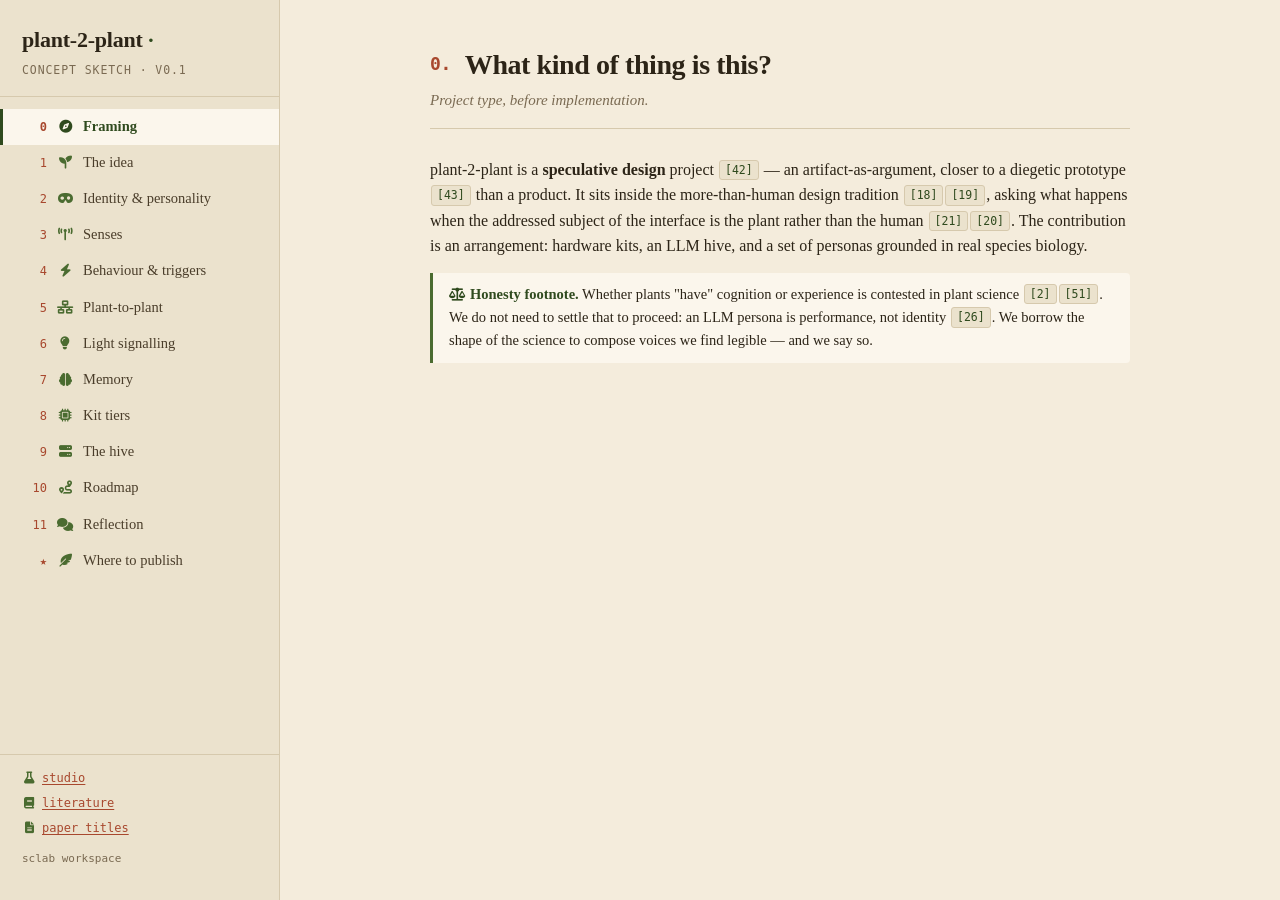
<file: index.html>
<!DOCTYPE html>
<html lang="en">
<head>
<meta charset="UTF-8" />
<meta name="viewport" content="width=device-width, initial-scale=1.0" />
<title>plant-2-plant — concept sketch</title>
<link rel="stylesheet" href="https://cdnjs.cloudflare.com/ajax/libs/font-awesome/6.5.1/css/all.min.css" />
<style>
  :root {
    --bg:        #f4ecdc;
    --bg-soft:   #ebe2cd;
    --panel:     #fbf6ec;
    --ink:       #2c2417;
    --ink-soft:  #4a3d2a;
    --muted:     #7a6a52;
    --leaf:      #4a6b30;
    --leaf-deep: #2f4a1e;
    --clay:      #a8482e;
    --ochre:     #b8862a;
    --line:      #d6c9ad;
    --line-soft: #e3d8be;
    --mono: ui-monospace, SFMono-Regular, Menlo, Consolas, monospace;
    --sidebar-w: 280px;
  }
  * { box-sizing: border-box; }
  html, body {
    margin: 0; padding: 0;
    background: var(--bg);
    color: var(--ink);
    font-family: "Iowan Old Style", "Palatino Linotype", Palatino, Georgia, serif;
    line-height: 1.6; font-size: 16px;
    height: 100vh; overflow: hidden;
  }
  body { display: flex; }

  /* ── Sidebar ─────────────────────────────────────────────── */
  .sidebar {
    width: var(--sidebar-w);
    flex-shrink: 0;
    height: 100vh;
    background: var(--bg-soft);
    border-right: 1px solid var(--line);
    display: flex; flex-direction: column;
    overflow: hidden;
  }
  .sidebar-header {
    padding: 22px 22px 16px;
    border-bottom: 1px solid var(--line);
  }
  .sidebar-header h1 {
    margin: 0; font-size: 22px;
    color: var(--ink); letter-spacing: -0.01em; font-weight: 700;
  }
  .sidebar-header h1 .leaf { color: var(--leaf-deep); font-style: italic; }
  .sidebar-header .subtitle {
    font-family: var(--mono); font-size: 11.5px;
    color: var(--muted); margin: 4px 0 0;
    text-transform: uppercase; letter-spacing: 0.08em;
  }

  .side-nav {
    flex: 1; overflow-y: auto;
    padding: 12px 0;
    display: flex; flex-direction: column;
  }
  .nav-link {
    display: flex; align-items: baseline; gap: 10px;
    padding: 8px 22px;
    background: transparent; border: none;
    text-align: left; cursor: pointer;
    font: inherit;
    color: var(--ink-soft);
    border-left: 3px solid transparent;
    transition: background 0.08s, color 0.08s, border-color 0.08s;
    width: 100%;
  }
  .nav-link:hover {
    background: var(--panel);
    color: var(--ink);
  }
  .nav-link.active {
    background: var(--panel);
    color: var(--leaf-deep);
    border-left-color: var(--leaf-deep);
    font-weight: 700;
  }
  .nav-link .num {
    font-family: var(--mono); font-size: 12px;
    color: var(--clay);
    min-width: 22px; text-align: right;
    flex-shrink: 0;
  }
  .nav-link.active .num { color: var(--clay); }
  .nav-link .icon {
    width: 16px; text-align: center;
    color: var(--leaf); font-size: 13px;
    flex-shrink: 0;
  }
  .nav-link.active .icon,
  .nav-link:hover .icon { color: var(--leaf-deep); }
  .nav-link .label {
    font-size: 14.5px;
    line-height: 1.35;
  }

  /* Inline icons in callouts, pills, card headings, footer */
  .pill .icon { margin-right: 5px; font-size: 11px; opacity: 0.85; }
  .card h3 .icon { color: var(--clay); margin-right: 6px; font-size: 13px; }
  .decision strong .icon,
  .open strong .icon,
  .honesty strong .icon { margin-right: 5px; font-size: 13px; }
  .sidebar-footer a .icon {
    color: var(--leaf); margin-right: 6px; width: 14px; text-align: center;
  }
  .sidebar-footer a:hover .icon { color: var(--leaf-deep); }

  .sidebar-footer {
    padding: 14px 22px 18px;
    border-top: 1px solid var(--line);
    font-family: var(--mono); font-size: 12px;
    display: flex; flex-direction: column; gap: 6px;
  }
  .sidebar-footer a {
    color: var(--clay); text-decoration: none;
  }
  .sidebar-footer a:hover { color: var(--leaf-deep); text-decoration: underline; }
  .sidebar-footer .meta {
    color: var(--muted); margin-top: 6px; font-size: 11px;
  }

  /* ── Main pane ───────────────────────────────────────────── */
  main {
    flex: 1;
    height: 100vh;
    overflow-y: auto;
    overflow-x: hidden;
    position: relative;
  }
  .menu-toggle {
    display: none;
    position: absolute; top: 14px; right: 16px;
    background: var(--panel); border: 1px solid var(--line);
    color: var(--ink); font-size: 18px;
    width: 38px; height: 38px; border-radius: 4px;
    cursor: pointer; z-index: 10;
  }

  .view-container { display: none; }
  .view-container.active { display: block; }

  .view-inner {
    max-width: 780px;
    margin: 0 auto;
    padding: 48px 40px 80px;
  }

  h2 {
    font-size: 28px; margin: 0 0 6px;
    color: var(--ink); font-weight: 700;
    letter-spacing: -0.015em;
    line-height: 1.2;
  }
  h2 .num {
    display: inline-block; min-width: 1.6em;
    font-family: var(--mono); font-size: 18px; color: var(--clay);
    margin-right: 6px; vertical-align: 4px;
  }
  .view-subtitle {
    color: var(--muted); font-style: italic;
    font-size: 15px; margin: 0 0 28px;
    padding-bottom: 16px; border-bottom: 1px solid var(--line);
  }

  h3 { font-size: 17px; margin: 24px 0 8px; color: var(--ink); font-weight: 700; }
  p { margin: 0 0 14px; }
  ul, ol { margin: 8px 0 14px 0; padding-left: 22px; }
  li { margin: 5px 0; }
  code {
    font-family: var(--mono); font-size: 0.92em;
    background: var(--bg-soft); padding: 1px 6px; border-radius: 3px;
    color: var(--ink); border: 1px solid var(--line-soft);
  }
  pre {
    background: var(--panel);
    border: 1px solid var(--line-soft);
    border-left: 3px solid var(--leaf);
    border-radius: 4px;
    padding: 14px 18px; overflow-x: auto;
    font-family: var(--mono); font-size: 13px; color: var(--ink);
    line-height: 1.5;
  }
  .muted { color: var(--muted); }

  /* Inline citation links */
  a.cite {
    display: inline-block;
    font-family: var(--mono); font-size: 11.5px;
    background: var(--bg-soft); color: var(--leaf-deep);
    padding: 0 5px; border-radius: 3px;
    margin: 0 1px; vertical-align: 1px;
    border: 1px solid var(--line);
    text-decoration: none;
    transition: background 0.1s;
  }
  a.cite:hover {
    background: var(--leaf-deep); color: var(--bg);
    border-color: var(--leaf-deep);
  }
  a:not(.cite):not(.nav-link) { color: var(--clay); text-decoration: underline;
    text-decoration-thickness: 1px; text-underline-offset: 2px; }
  a:not(.cite):not(.nav-link):hover { color: var(--leaf-deep); }

  .grid {
    display: grid; gap: 14px; margin: 14px 0;
    grid-template-columns: repeat(auto-fit, minmax(240px, 1fr));
  }
  .card {
    background: var(--panel);
    border: 1px solid var(--line-soft);
    border-radius: 6px;
    padding: 16px 18px;
  }
  .card h3 {
    margin-top: 0; color: var(--leaf-deep); font-size: 13px;
    text-transform: uppercase; letter-spacing: 0.07em;
    font-family: var(--mono); font-weight: 700;
  }
  .card .why { color: var(--muted); font-size: 13px; margin-top: 8px; font-style: italic; }

  .pill {
    display: inline-block; font-family: var(--mono); font-size: 12px;
    padding: 2px 9px; border-radius: 3px;
    background: var(--bg-soft); color: var(--leaf-deep);
    border: 1px solid var(--line); margin-right: 6px;
  }

  table { width: 100%; border-collapse: collapse; margin: 12px 0 18px; font-size: 14px; }
  th, td { text-align: left; padding: 10px 12px; border-bottom: 1px solid var(--line-soft); vertical-align: top; }
  th { color: var(--leaf-deep); font-weight: 700; font-size: 12.5px;
    text-transform: uppercase; letter-spacing: 0.05em;
    background: var(--bg-soft);
    border-bottom: 1px solid var(--line);
  }
  tr:hover td { background: var(--panel); }

  .ascii {
    background: var(--panel);
    border: 1px solid var(--line-soft);
    border-left: 3px solid var(--leaf);
    border-radius: 4px;
    padding: 16px; font-family: var(--mono); font-size: 11.5px; line-height: 1.45;
    color: var(--ink-soft); white-space: pre; overflow-x: auto;
  }

  .decision {
    border-left: 3px solid var(--ochre);
    padding: 10px 16px; margin: 12px 0;
    background: #f7eccf; border-radius: 0 4px 4px 0;
  }
  .decision strong { color: #8a5e0a; }

  .open {
    border-left: 3px solid var(--clay);
    padding: 10px 16px; margin: 12px 0;
    background: #f5e2d8; border-radius: 0 4px 4px 0;
  }
  .open strong { color: var(--clay); }

  .honesty {
    border-left: 3px solid var(--leaf);
    padding: 10px 16px; margin: 12px 0;
    background: var(--panel); border-radius: 0 4px 4px 0;
    font-size: 14.5px;
  }
  .honesty strong { color: var(--leaf-deep); }

  .lineage {
    background: var(--panel);
    border: 1px solid var(--line-soft);
    border-radius: 6px;
    padding: 16px 22px; margin: 14px 0 18px;
  }
  .lineage h3 {
    margin: 0 0 10px; color: var(--leaf-deep); font-size: 13px;
    text-transform: uppercase; letter-spacing: 0.07em;
    font-family: var(--mono); font-weight: 700;
  }
  .lineage .chain {
    font-family: var(--mono); font-size: 12.5px; color: var(--ink-soft);
    line-height: 1.9;
  }
  .lineage .chain .arrow { color: var(--clay); margin: 0 6px; }

  /* ── Mobile ──────────────────────────────────────────────── */
  @media (max-width: 800px) {
    body { display: block; height: auto; overflow: auto; }
    html, body { height: auto; overflow: auto; }
    .sidebar {
      position: fixed; top: 0; left: 0;
      width: 280px; height: 100vh;
      transform: translateX(-100%);
      transition: transform 0.2s ease;
      z-index: 20;
      box-shadow: 2px 0 12px rgba(0,0,0,0.08);
    }
    .sidebar.open { transform: translateX(0); }
    main { width: 100%; height: auto; min-height: 100vh; }
    .menu-toggle { display: flex; align-items: center; justify-content: center; }
    .view-inner { padding: 56px 24px 60px; }
    h2 { font-size: 24px; }
  }
</style>
</head>
<body>

<aside class="sidebar" id="sidebar">
  <div class="sidebar-header">
    <h1>plant-2-plant <span class="leaf">·</span></h1>
    <p class="subtitle">concept sketch · v0.1</p>
  </div>

  <nav class="side-nav" id="sideNav">
    <button class="nav-link" data-view="framing"    onclick="switchView('framing')">    <span class="num">0</span>  <i class="icon fa-solid fa-compass"></i>        <span class="label">Framing</span></button>
    <button class="nav-link" data-view="idea"       onclick="switchView('idea')">       <span class="num">1</span>  <i class="icon fa-solid fa-seedling"></i>       <span class="label">The idea</span></button>
    <button class="nav-link" data-view="identity"   onclick="switchView('identity')">   <span class="num">2</span>  <i class="icon fa-solid fa-mask"></i>           <span class="label">Identity &amp; personality</span></button>
    <button class="nav-link" data-view="senses"     onclick="switchView('senses')">     <span class="num">3</span>  <i class="icon fa-solid fa-tower-broadcast"></i><span class="label">Senses</span></button>
    <button class="nav-link" data-view="behaviour"  onclick="switchView('behaviour')">  <span class="num">4</span>  <i class="icon fa-solid fa-bolt"></i>           <span class="label">Behaviour &amp; triggers</span></button>
    <button class="nav-link" data-view="peers"      onclick="switchView('peers')">      <span class="num">5</span>  <i class="icon fa-solid fa-network-wired"></i>  <span class="label">Plant-to-plant</span></button>
    <button class="nav-link" data-view="lights"     onclick="switchView('lights')">     <span class="num">6</span>  <i class="icon fa-solid fa-lightbulb"></i>      <span class="label">Light signalling</span></button>
    <button class="nav-link" data-view="memory"     onclick="switchView('memory')">     <span class="num">7</span>  <i class="icon fa-solid fa-brain"></i>          <span class="label">Memory</span></button>
    <button class="nav-link" data-view="kits"       onclick="switchView('kits')">       <span class="num">8</span>  <i class="icon fa-solid fa-microchip"></i>      <span class="label">Kit tiers</span></button>
    <button class="nav-link" data-view="hive"       onclick="switchView('hive')">       <span class="num">9</span>  <i class="icon fa-solid fa-server"></i>         <span class="label">The hive</span></button>
    <button class="nav-link" data-view="roadmap"    onclick="switchView('roadmap')">    <span class="num">10</span> <i class="icon fa-solid fa-route"></i>          <span class="label">Roadmap</span></button>
    <button class="nav-link" data-view="reflection" onclick="switchView('reflection')"> <span class="num">11</span> <i class="icon fa-solid fa-comments"></i>       <span class="label">Reflection</span></button>
    <button class="nav-link" data-view="papers"     onclick="switchView('papers')">     <span class="num">★</span>  <i class="icon fa-solid fa-feather-pointed"></i><span class="label">Where to publish</span></button>
  </nav>

  <div class="sidebar-footer">
    <a href="studio.html"><i class="icon fa-solid fa-flask"></i>studio</a>
    <a href="literature.html"><i class="icon fa-solid fa-book"></i>literature</a>
    <a href="literature.html#titles"><i class="icon fa-solid fa-file-lines"></i>paper titles</a>
    <p class="meta">sclab workspace</p>
  </div>
</aside>

<main id="main">
  <button class="menu-toggle" onclick="toggleMobileMenu()">☰</button>

  <!-- ─── 0. Framing ─────────────────────────────── -->
  <div class="view-container" id="framingView">
    <div class="view-inner">
      <h2><span class="num">0.</span>What kind of thing is this?</h2>
      <p class="view-subtitle">Project type, before implementation.</p>

      <p>
        plant-2-plant is a <strong>speculative design</strong> project <a class="cite" href="literature.html#cite-dunne2013">[42]</a> — an artifact-as-argument, closer to a diegetic prototype <a class="cite" href="literature.html#cite-bleecker2009">[43]</a> than a product. It sits inside the more-than-human design tradition <a class="cite" href="literature.html#cite-giaccardi2020">[18]</a><a class="cite" href="literature.html#cite-coulton2021">[19]</a>, asking what happens when the addressed subject of the interface is the plant rather than the human <a class="cite" href="literature.html#cite-smith2017">[21]</a><a class="cite" href="literature.html#cite-liu2018">[20]</a>. The contribution is an arrangement: hardware kits, an LLM hive, and a set of personas grounded in real species biology.
      </p>
      <div class="honesty">
        <strong><i class="icon fa-solid fa-scale-balanced"></i>Honesty footnote.</strong> Whether plants "have" cognition or experience is contested in plant science <a class="cite" href="literature.html#cite-mancuso2015">[2]</a><a class="cite" href="literature.html#cite-taiz2019">[51]</a>. We do not need to settle that to proceed: an LLM persona is performance, not identity <a class="cite" href="literature.html#cite-shanahan2023">[26]</a>. We borrow the shape of the science to compose voices we find legible — and we say so.
      </div>
    </div>
  </div>

  <!-- ─── 1. Idea ────────────────────────────────── -->
  <div class="view-container" id="ideaView">
    <div class="view-inner">
      <h2><span class="num">1.</span>The idea, in one paragraph</h2>
      <p class="view-subtitle">The whole project, compressed.</p>

      <p>
        Each indoor potted plant in the home gets its own <strong>kit</strong>: a microphone, a speaker, optional camera, optional environmental sensors. A central <strong>hive</strong> runs an LLM that gives every plant a unique personality derived from its real biological profile — its watering needs, light tolerance, native climate, growth habit. The result is a plant that knows when it's thirsty, knows when it's too cold, can hear people in the room, can talk back, can talk to other plants nearby <a class="cite" href="literature.html#cite-karban2014">[7]</a><a class="cite" href="literature.html#cite-simard2018">[6]</a>, and can make the Hue lights flicker when something is wrong. The point isn't a smart-home gimmick — it's giving a houseplant a believable inner life grounded in its actual species, through a calm interaction profile <a class="cite" href="literature.html#cite-weiser1996">[34]</a><a class="cite" href="literature.html#cite-pousman2006">[36]</a> rather than another always-on assistant.
      </p>

      <div class="lineage">
        <h3>Lineage — what this builds on</h3>
        <p class="chain">
          Botanicalls <a class="cite" href="literature.html#cite-botanicalls2006">[11]</a>
          <span class="arrow">→</span> I/O Plant <a class="cite" href="literature.html#cite-kuribayashi2007">[14]</a>
          <span class="arrow">→</span> Botanicus Interacticus <a class="cite" href="literature.html#cite-poupyrev2012">[10]</a>
          <span class="arrow">→</span> Florence <a class="cite" href="literature.html#cite-lee2017">[13]</a>
          <span class="arrow">→</span> <strong>plant-2-plant</strong>
        </p>
        <p>Each step adds one capacity. Botanicalls let the plant reach out when thirsty. Florence gave it conversational form. We add: a persona that's <em>different per species</em>, peer-to-peer talk between plants, and an LLM brain that lets the conversation be open-ended rather than scripted. We deliberately do <em>not</em> follow the biopotential-to-MIDI sonification lineage <a class="cite" href="literature.html#cite-plantwave">[16]</a> — language, not sound art, because semantic legibility is the point.</p>
      </div>
    </div>
  </div>

  <!-- ─── 2. Identity ────────────────────────────── -->
  <div class="view-container" id="identityView">
    <div class="view-inner">
      <h2><span class="num">2.</span>Per-plant identity &amp; personality</h2>
      <p class="view-subtitle">From a biological card to a stable LLM persona.</p>

      <p>Each plant entry starts as a <em>biological card</em> we generate (or curate) once:</p>
<pre>{
  "id": "monstera-01",
  "common_name": "Monstera",
  "species": "Monstera deliciosa",
  "native_range": "Southern Mexico, Panama (rainforest understory)",
  "watering": { "interval_days": 7, "soil_dry_top_cm": 3 },
  "light": { "preferred": "bright indirect", "tolerates": "low" },
  "comfort": { "temp_c": [18, 27], "humidity_pct": [50, 80] },
  "critical": { "temp_c_min": 10, "humidity_pct_min": 30 },
  "growth": "fast, climbing, fenestrated leaves",
  "lifespan_years": 40,
  "notes": "drama queen, leaves droop early to ask for water"
}</pre>
      <p>
        The hive feeds this card to the LLM with a personality-derivation prompt. Out comes a <strong>personality profile</strong>: a voice (TTS preset), a tone (calm / sarcastic / anxious / regal), sleep/wake hours derived from the species' photoperiod, things that scare it, things it loves, what it sounds like when it's stressed. Persona stability over time is borrowed from the generative-agents architecture <a class="cite" href="literature.html#cite-park2023">[25]</a>.
      </p>
      <div class="decision">
        <strong><i class="icon fa-solid fa-circle-check"></i>Decision:</strong> personality is <em>derived once</em> at plant onboarding and cached as a system prompt. Memory grows; character does not. This matches the role-play framing — coherence over weeks comes from a stable role, not from the model "becoming" the plant <a class="cite" href="literature.html#cite-shanahan2023">[26]</a>.
      </div>
    </div>
  </div>

  <!-- ─── 3. Senses ──────────────────────────────── -->
  <div class="view-container" id="sensesView">
    <div class="view-inner">
      <h2><span class="num">3.</span>Senses</h2>
      <p class="view-subtitle">What the kit perceives, and what stays on-device.</p>

      <div class="grid">
        <div class="card">
          <h3><i class="icon fa-solid fa-ear-listen"></i>Hearing</h3>
          <p>I2S MEMS mic on the kit. Voice-activity detection (VAD) on-device; only voiced audio is shipped upstream for STT.</p>
          <div class="why">VAD on-device because shipping continuous room audio to the hive recreates exactly the smart-speaker privacy problem <a class="cite" href="literature.html#cite-lau2018">[40]</a>. TinyML on ESP32-class boards makes wake-word and VAD feasible at the edge <a class="cite" href="literature.html#cite-warden2019tinyml">[49]</a><a class="cite" href="literature.html#cite-banbury2021mlperftiny">[50]</a>.</div>
        </div>
        <div class="card">
          <h3><i class="icon fa-solid fa-volume-high"></i>Speech</h3>
          <p>I2S DAC + small speaker. Text-to-speech rendered by the hive (Piper <a class="cite" href="literature.html#cite-piper">[47]</a> for local, ElevenLabs/cloud as alternative), streamed back as PCM.</p>
          <div class="why">Per-plant voice preset is part of the personality profile.</div>
        </div>
        <div class="card">
          <h3><i class="icon fa-solid fa-eye"></i>Sight (optional)</h3>
          <p>Camera + OpenCV face / motion detection runs <em>locally on the kit</em> for plants on the Pi tier. Only the event ("face nearby", "motion") is published — never the frames.</p>
          <div class="why">Same privacy logic as hearing — events leave the kit, raw sensing does not.</div>
        </div>
        <div class="card">
          <h3><i class="icon fa-solid fa-temperature-half"></i>Climate (optional)</h3>
          <p>Kiwrious sensor over USB serial (WebSerial in dev, pyserial on Pi). Each plant compares readings to its own comfort + critical bands.</p>
          <div class="why">Climate drift is the trigger that grounds the loudest claim — that drought stress is communicable <a class="cite" href="literature.html#cite-khait2023">[1]</a>.</div>
        </div>
      </div>
    </div>
  </div>

  <!-- ─── 4. Behaviour ───────────────────────────── -->
  <div class="view-container" id="behaviourView">
    <div class="view-inner">
      <h2><span class="num">4.</span>Behaviour &amp; triggers</h2>
      <p class="view-subtitle">Mostly idle. Occasionally interesting.</p>

      <p>A plant is mostly idle. This is the design — the calm-tech profile <a class="cite" href="literature.html#cite-weiser1996">[34]</a> rather than the always-listening assistant <a class="cite" href="literature.html#cite-porcheron2018">[38]</a>. It wakes when something interesting happens:</p>
      <ul>
        <li><span class="pill"><i class="icon fa-solid fa-microphone"></i>voice</span> human voice detected nearby (VAD + STT keyword)</li>
        <li><span class="pill"><i class="icon fa-solid fa-person"></i>presence</span> face / motion detected (vision-tier plants only)</li>
        <li><span class="pill"><i class="icon fa-solid fa-temperature-half"></i>climate</span> temperature or humidity crosses the comfort or critical band</li>
        <li><span class="pill"><i class="icon fa-solid fa-clock"></i>schedule</span> watering interval elapsed; circadian wake/sleep transitions</li>
        <li><span class="pill"><i class="icon fa-solid fa-leaf"></i>peer</span> a nearby plant said something it wants to react to</li>
      </ul>
      <p>Mood is a slow-moving variable, not a per-utterance dice roll, drawing on tangible-mood precedent <a class="cite" href="literature.html#cite-kim2021plant">[17]</a>:</p>
      <ul>
        <li>Default: the personality's baseline tone.</li>
        <li>Comfort drift → grumpy. Critical drift → distressed.</li>
        <li>Long social silence (no humans for hours) → wistful / sleepy.</li>
        <li>Adjustable knob: a global "funny ↔ serious" slider in the hive UI.</li>
      </ul>
      <div class="decision">
        <strong><i class="icon fa-solid fa-circle-check"></i>Decision:</strong> mood feeds into the LLM call as a short modifier appended to the personality prompt — not as a separate model. One LLM round-trip per utterance, max.
      </div>
    </div>
  </div>

  <!-- ─── 5. Peers ──────────────────────────────── -->
  <div class="view-container" id="peersView">
    <div class="view-inner">
      <h2><span class="num">5.</span>Plant-to-plant communication</h2>
      <p class="view-subtitle">A shared bus, deliberately bounded by proximity.</p>

      <p>
        Plants don't have ears that magically hear other plants — they share a bus. The hive routes utterances. Every plant publishes what it just said to a topic; every plant subscribes to the topics of its <em>neighbours</em> (defined by physical proximity, configured once during setup). The proximity bound is intentional: real plant-to-plant signalling via volatiles is a <em>local</em> phenomenon <a class="cite" href="literature.html#cite-karban2014">[7]</a><a class="cite" href="literature.html#cite-heil2010">[8]</a>, and we honour that shape rather than letting every plant overhear every other.
      </p>
      <p>
        When plant B receives plant A's utterance, the hive decides — based on B's personality and current mood — whether B reacts at all. Most of the time it shouldn't. When it does, the response is generated with both A's utterance and B's recent context in the prompt. The mycorrhizal-network framing <a class="cite" href="literature.html#cite-simard1997">[5]</a><a class="cite" href="literature.html#cite-simard2018">[6]</a> is a useful analogy for the routing layer: a shared substrate carrying signals across an ecology.
      </p>
      <div class="decision">
        <strong><i class="icon fa-solid fa-circle-check"></i>Decision:</strong> a "reply or stay quiet?" gate runs as a tiny LLM call (or a heuristic) before the full generative call, to keep cost down and prevent chatter loops.
      </div>
    </div>
  </div>

  <!-- ─── 6. Lights ─────────────────────────────── -->
  <div class="view-container" id="lightsView">
    <div class="view-inner">
      <h2><span class="num">6.</span>Hue light signalling</h2>
      <p class="view-subtitle">Speech for moments worth interrupting; light for everything else.</p>

      <p>
        The plant's voice is one channel; the room's lighting is another. The hive holds Hue bridge credentials and exposes a small action vocabulary: <code>blink(red, 2x)</code>, <code>fade_to(orange, 5s)</code>, <code>pulse(blue)</code>. Plants don't talk to Hue directly — they emit intents like "I'm parched" and the hive maps them to a light cue based on a per-room policy. Light becomes the ambient channel that <em>doesn't</em> interrupt — the speech channel for moments worth interrupting <a class="cite" href="literature.html#cite-pousman2006">[36]</a>.
      </p>
      <div class="decision">
        <strong><i class="icon fa-solid fa-circle-check"></i>Decision:</strong> Hue is a <em>hive responsibility</em>, not a per-plant one. Plants stay simple; the hive owns external integrations.
      </div>
    </div>
  </div>

  <!-- ─── 7. Memory ─────────────────────────────── -->
  <div class="view-container" id="memoryView">
    <div class="view-inner">
      <h2><span class="num">7.</span>Self-updating knowledge</h2>
      <p class="view-subtitle">Memory grows; character does not.</p>

      <p>
        Each plant has a small per-instance memory store (the hive holds it; the kit is stateless). Things it has heard from people, things peer plants have shared, notable climate events. Periodically the hive runs a summarisation pass — the reflection step from generative agents <a class="cite" href="literature.html#cite-park2023">[25]</a> — distilling raw memory into a compact "what I know now" block that gets prepended to the next LLM call <a class="cite" href="literature.html#cite-zhong2024memorybank">[27]</a>. The plant <em>grows</em> across weeks without blowing the prompt budget. Crucially, the personality prompt itself is not rewritten; only memory grows.
      </p>
      <div class="open">
        <strong><i class="icon fa-solid fa-circle-question"></i>Open:</strong> how much of overheard human speech do we actually persist? Default conservative — keywords + topic summaries only, no raw transcripts older than N hours <a class="cite" href="literature.html#cite-lau2018">[40]</a>. Needs an explicit privacy policy before any deployment outside the workshop.
      </div>
    </div>
  </div>

  <!-- ─── 8. Kits ───────────────────────────────── -->
  <div class="view-container" id="kitsView">
    <div class="view-inner">
      <h2><span class="num">8.</span>Kit tiers — minimum resources per plant</h2>
      <p class="view-subtitle">Three tiers picked per plant by what senses it needs.</p>

      <table>
        <thead>
          <tr><th>Tier</th><th>Hardware</th><th>Senses</th><th>Cost</th></tr>
        </thead>
        <tbody>
          <tr>
            <td><strong>T1 — Voice</strong></td>
            <td>ESP32-S3 + INMP441 mic + MAX98357A amp + small speaker</td>
            <td>Hear, speak</td>
            <td>~$15</td>
          </tr>
          <tr>
            <td><strong>T2 — Voice + climate</strong></td>
            <td>T1 + Kiwrious sensor (USB) <span class="muted">— or BME280 over I²C if no spare Kiwrious</span></td>
            <td>Hear, speak, sense temp/humidity</td>
            <td>~$25</td>
          </tr>
          <tr>
            <td><strong>T3 — Voice + climate + sight</strong></td>
            <td>Raspberry Pi Zero 2 W + Pi Camera + USB mic/speaker + sensor</td>
            <td>All of T2 + face/motion</td>
            <td>~$50</td>
          </tr>
        </tbody>
      </table>
      <p>
        The kit's job is sensing, audio I/O, and local VAD. <strong>No LLM on the kit.</strong> No STT or TTS on the kit. That keeps T1 cheap and means a single $15 board can bring a plant to life. The "I/O plant" toolkit lineage <a class="cite" href="literature.html#cite-kuribayashi2007">[14]</a> is what we extend here — a kit-per-pot rather than a single shared appliance.
      </p>
      <div class="open">
        <strong><i class="icon fa-solid fa-circle-question"></i>Open:</strong> Kiwrious connects via WebSerial (browser) or USB serial (Pi). On an ESP32 in T2, USB host is awkward — easier to substitute a BME280 over I²C for that tier and keep Kiwrious for browser-side dev / Pi-tier plants.
      </div>
    </div>
  </div>

  <!-- ─── 9. Hive ──────────────────────────────── -->
  <div class="view-container" id="hiveView">
    <div class="view-inner">
      <h2><span class="num">9.</span>The hive (central brain)</h2>
      <p class="view-subtitle">One LAN box does all the heavy work.</p>

      <p>One small box on the LAN — a Mac mini, Pi 5, or whatever's spare — runs everything heavy. The architecture mirrors the perception–brain–action loop common to LLM-agent systems <a class="cite" href="literature.html#cite-xi2024agentsurvey">[29]</a><a class="cite" href="literature.html#cite-wang2024survey">[28]</a>:</p>
      <div class="ascii">
                            ┌──────────────────────────────────┐
                            │              HIVE                 │
                            │                                   │
   plant kits  ── MQTT ──▶  │   broker (mosquitto)              │
   (T1/T2/T3)               │   STT  (whisper.cpp)              │
                            │   LLM  (Ollama local │ Claude API)│
                            │   TTS  (Piper)                    │
                            │   personality engine              │
                            │   memory store (sqlite per plant) │
                            │   Hue bridge client               │
                            │   web UI (this page, eventually)  │
                            └──────────────────────────────────┘
                                          ▲
                                          │ HTTP
                                          ▼
                                    ┌───────────┐
                                    │ Hue bridge│
                                    └───────────┘
      </div>
      <p>Concrete software choices: Whisper for STT <a class="cite" href="literature.html#cite-radford2022whisper">[45]</a><a class="cite" href="literature.html#cite-whispercpp">[46]</a>, Ollama for local LLM <a class="cite" href="literature.html#cite-ollama">[48]</a>, Piper for local TTS <a class="cite" href="literature.html#cite-piper">[47]</a>. All run comfortably on a Pi 5 or Mac mini.</p>
      <h3>Topics on the bus</h3>
      <ul>
        <li><code>plant/{id}/heard</code> — STT output of nearby human speech</li>
        <li><code>plant/{id}/sees</code> — vision events (face / motion)</li>
        <li><code>plant/{id}/sensor</code> — climate readings</li>
        <li><code>plant/{id}/say</code> — TTS audio frames streamed back to the kit</li>
        <li><code>plant/{id}/spoke</code> — what the plant just said (for peer routing)</li>
        <li><code>room/{id}/light</code> — Hue intents</li>
      </ul>
      <div class="decision">
        <strong><i class="icon fa-solid fa-circle-check"></i>Decision:</strong> MQTT, not custom WebSockets. Cheap on ESP32, native publish/subscribe semantics, easy to inspect with <code>mosquitto_sub</code> while developing.
      </div>
    </div>
  </div>

  <!-- ─── 10. Roadmap ──────────────────────────── -->
  <div class="view-container" id="roadmapView">
    <div class="view-inner">
      <h2><span class="num">10.</span>Implementation order</h2>
      <p class="view-subtitle">Browser proof first; hardware later.</p>

      <ol>
        <li><strong>Browser-only proof of concept</strong> (this repo, next step): a single HTML page that simulates one plant — Web Speech API for STT, browser TTS, a personality prompt sent to an LLM. No hardware.</li>
        <li>Wire up Kiwrious over WebSerial inside the browser proof — real climate readings drive real mood shifts.</li>
        <li>Stand up the hive on a Pi/Mac: mosquitto + a Python service that does STT/LLM/TTS for one virtual plant.</li>
        <li>First T1 kit: ESP32-S3 with mic + speaker, talking to the hive over MQTT.</li>
        <li>Second plant; prove peer-to-peer routing works.</li>
        <li>T3 vision tier on a Pi Zero.</li>
        <li>Hue integration.</li>
      </ol>
    </div>
  </div>

  <!-- ─── 11. Reflection ───────────────────────── -->
  <div class="view-container" id="reflectionView">
    <div class="view-inner">
      <h2><span class="num">11.</span>Critical reflection &amp; open questions</h2>
      <p class="view-subtitle">What we have not answered, and what we should worry about.</p>

      <p>
        Adding a voice to a houseplant is not neutral. People will treat it as a person, easily and quickly — that's the CASA effect <a class="cite" href="literature.html#cite-reeves1996">[30]</a><a class="cite" href="literature.html#cite-nass2000">[31]</a><a class="cite" href="literature.html#cite-epley2007">[32]</a>. Designing for that response without examining its risks is irresponsible <a class="cite" href="literature.html#cite-salles2020">[33]</a><a class="cite" href="literature.html#cite-sondergaard2020">[24]</a>. The persona we generate from a species card encodes <em>someone's</em> idea of what that plant is like — likely the LLM's training-distribution average, filtered through our prompts. That's worth being honest about.
      </p>
      <p>The questions we have not answered:</p>
      <div class="open"><strong>Privacy:</strong> what's the retention policy for overheard speech? Where does it live? <a class="cite" href="literature.html#cite-lau2018">[40]</a></div>
      <div class="open"><strong>Wake word:</strong> always-listening or push-to-talk? Default to a soft wake word ("hey &lt;plant name&gt;") to avoid spurious triggers <a class="cite" href="literature.html#cite-clark2019voice">[41]</a>.</div>
      <div class="open"><strong>Latency budget:</strong> hear → STT → LLM → TTS → speak. Target &lt; 2s for it to feel alive. With local Whisper + local Ollama on a Pi 5 this is borderline; with Claude API + Piper it's comfortable.</div>
      <div class="open"><strong>Concurrency:</strong> if three plants want to talk at once, who goes first? Need a simple turn-taking policy at the hive <a class="cite" href="literature.html#cite-clark2019voice">[41]</a>.</div>
      <div class="open"><strong>Personality drift:</strong> do we let the LLM rewrite the personality profile over time, or is it immutable? Leaning immutable — the plant's <em>memory</em> grows, but its <em>character</em> doesn't <a class="cite" href="literature.html#cite-shanahan2023">[26]</a>.</div>
      <div class="open"><strong>Voice authorship:</strong> whose idea of "Monstera personality" are we encoding? The LLM's, the curator's, the cultural-stereotype average? <a class="cite" href="literature.html#cite-sondergaard2020">[24]</a></div>
      <div class="open"><strong>Standing:</strong> do these plants get a say? If "Nation of Plants" <a class="cite" href="literature.html#cite-mancuso2021">[4]</a><a class="cite" href="literature.html#cite-hall2011">[52]</a> is taken seriously, the entity we are building is a representative — and representatives can be wrong on behalf of the represented.</div>
    </div>
  </div>

  <!-- ─── ★. Papers ────────────────────────────── -->
  <div class="view-container" id="papersView">
    <div class="view-inner">
      <h2><span class="num">★</span>Where to publish this</h2>
      <p class="view-subtitle">Seven candidate write-ups, briefly. Full notes on the <a href="literature.html#titles">literature page</a>.</p>

      <ul>
        <li><strong>DIS short:</strong> <em>"It's been three days": designing care-deficit speech acts for a houseplant LLM agent.</em></li>
        <li><strong>TEI demo:</strong> <em>Plant-2-Plant: a kit-per-pot toolkit for embodied LLM personas in domestic ecologies.</em></li>
        <li><strong>alt.CHI:</strong> <em>Whose voice is the basil's? Authorship, persona, and the ethics of speaking on a plant's behalf.</em></li>
        <li><strong>NIME:</strong> <em>Mycelial MQTT: proximity-routed plant-to-plant utterances as a generative ambient soundscape.</em></li>
        <li><strong>C&amp;C:</strong> <em>Personality from photoperiod: deriving stable LLM personas from species biology.</em></li>
        <li><strong>CHI LBW:</strong> <em>Calm conversational agents: speech as a peripheral cue in always-on domestic AI.</em></li>
        <li><strong>ISEA:</strong> <em>A Nation of Plants, Networked: speculative governance among twelve LLM-personified houseplants.</em></li>
      </ul>
    </div>
  </div>

</main>

<script>
  const HASH_TO_VIEW = {
    '':           'framing',
    'framing':    'framing',
    'idea':       'idea',
    'identity':   'identity',
    'senses':     'senses',
    'behaviour':  'behaviour',
    'peers':      'peers',
    'lights':     'lights',
    'memory':     'memory',
    'kits':       'kits',
    'hive':       'hive',
    'roadmap':    'roadmap',
    'reflection': 'reflection',
    'papers':     'papers',
  };
  const VIEW_TO_HASH = {
    'framing':    '',
    'idea':       'idea',
    'identity':   'identity',
    'senses':     'senses',
    'behaviour':  'behaviour',
    'peers':      'peers',
    'lights':     'lights',
    'memory':     'memory',
    'kits':       'kits',
    'hive':       'hive',
    'roadmap':    'roadmap',
    'reflection': 'reflection',
    'papers':     'papers',
  };

  let currentView = 'framing';
  let mobileMenuOpen = false;

  function switchView(v, skipHash) {
    currentView = v;

    document.querySelectorAll('.nav-link').forEach(l =>
      l.classList.toggle('active', l.dataset.view === v)
    );

    document.querySelectorAll('.view-container').forEach(c => c.classList.remove('active'));
    const target = document.getElementById(v + 'View');
    if (target) target.classList.add('active');

    document.getElementById('main').scrollTop = 0;

    if (!skipHash) {
      const h = VIEW_TO_HASH[v] || '';
      history.pushState(null, null, h ? '#' + h : '#');
    }

    closeMobileMenu();
  }

  window.addEventListener('hashchange', () => {
    const h = location.hash.replace('#', '').toLowerCase();
    const v = HASH_TO_VIEW[h];
    if (v && v !== currentView) switchView(v, true);
  });

  function toggleMobileMenu() {
    mobileMenuOpen = !mobileMenuOpen;
    document.getElementById('sidebar').classList.toggle('open', mobileMenuOpen);
  }
  function closeMobileMenu() {
    mobileMenuOpen = false;
    document.getElementById('sidebar').classList.remove('open');
  }

  // Boot
  (function init() {
    const initHash = location.hash.replace('#', '').toLowerCase();
    const initView = HASH_TO_VIEW[initHash] || 'framing';
    switchView(initView, true);
  })();
</script>

</body>
</html>
</file>
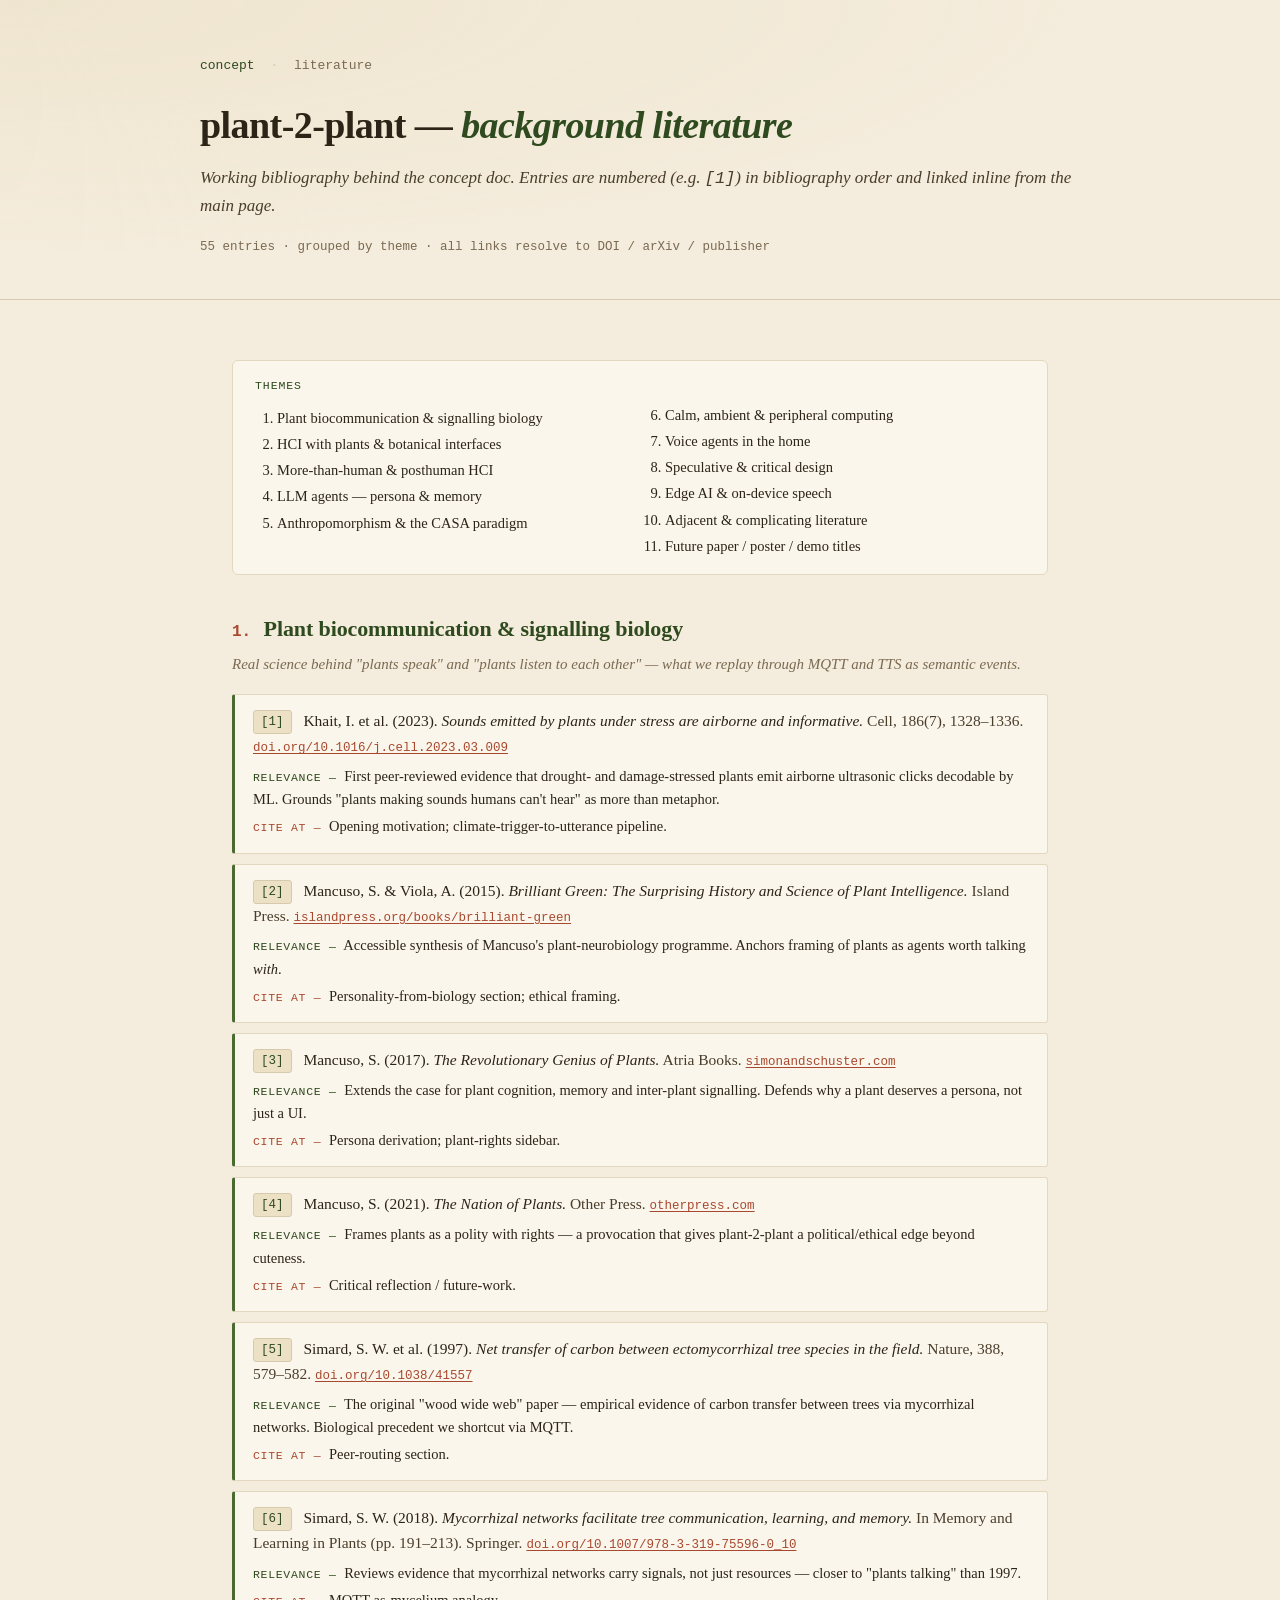
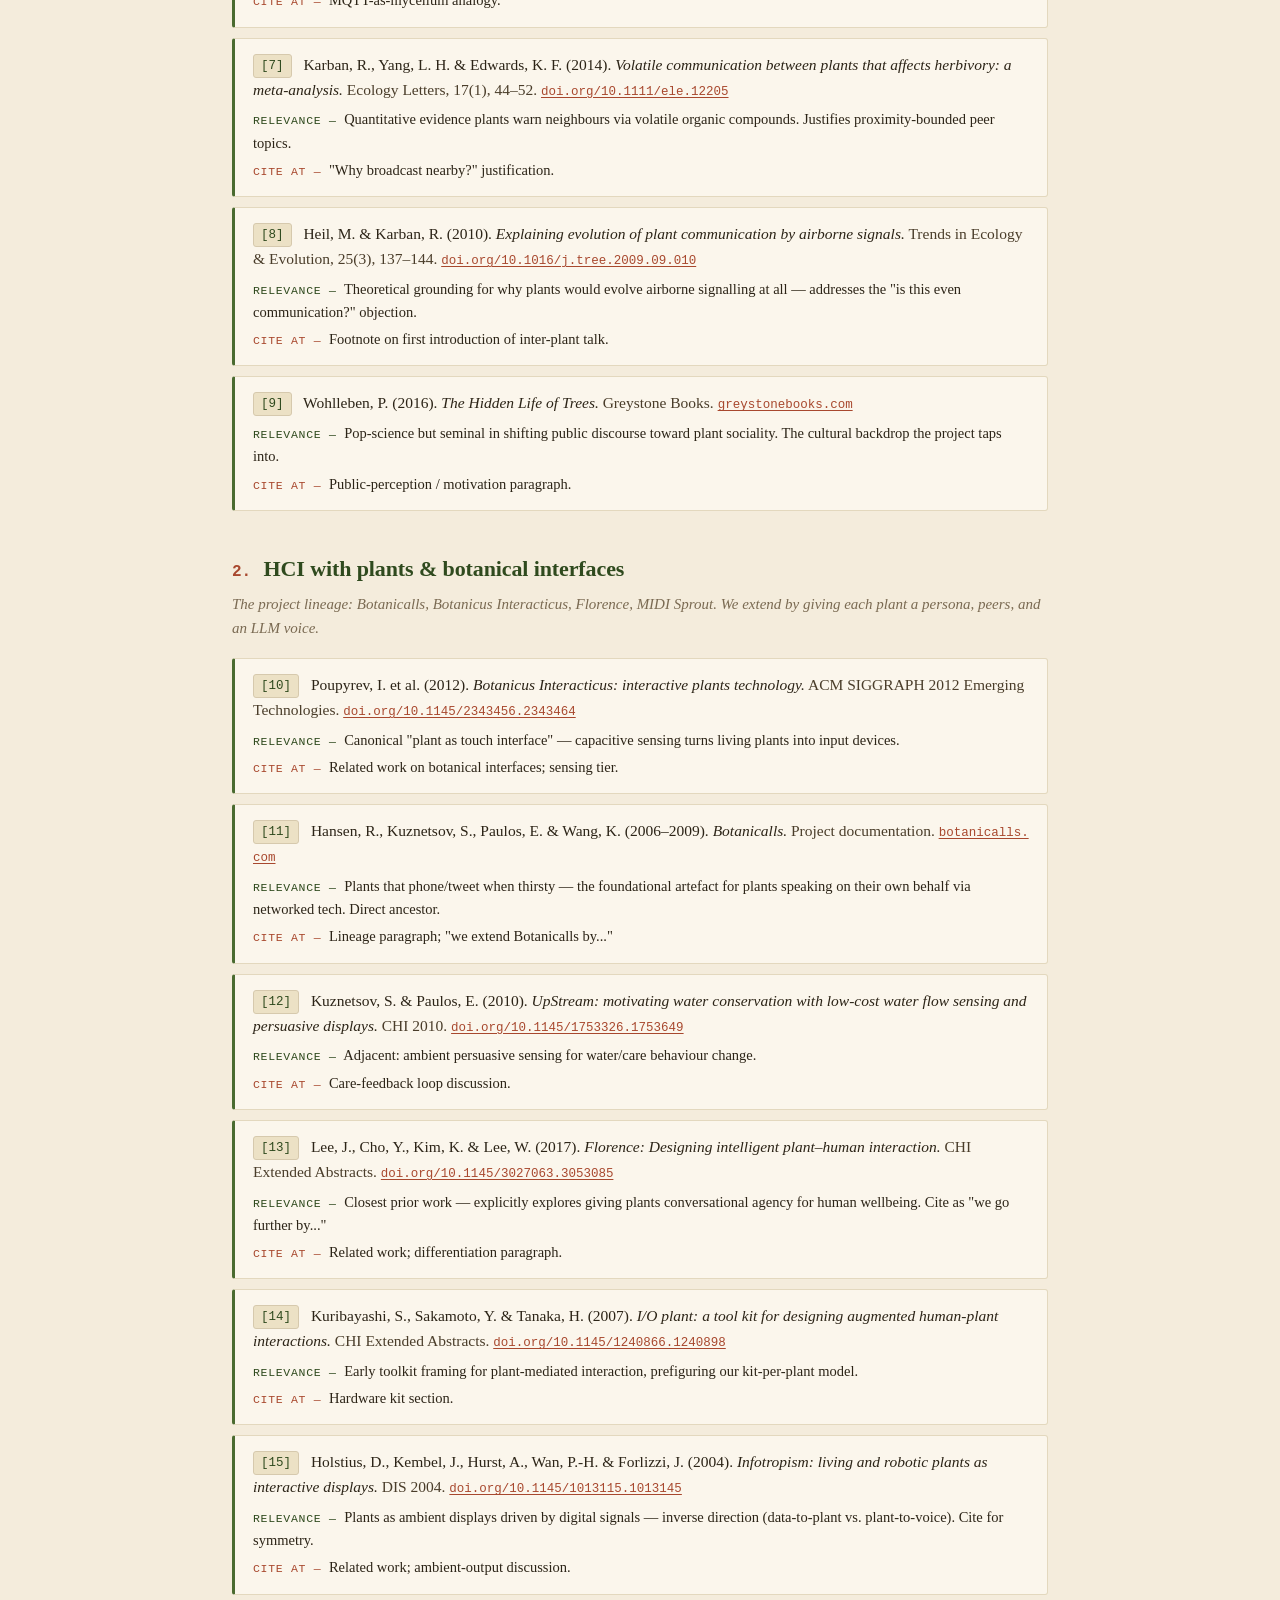
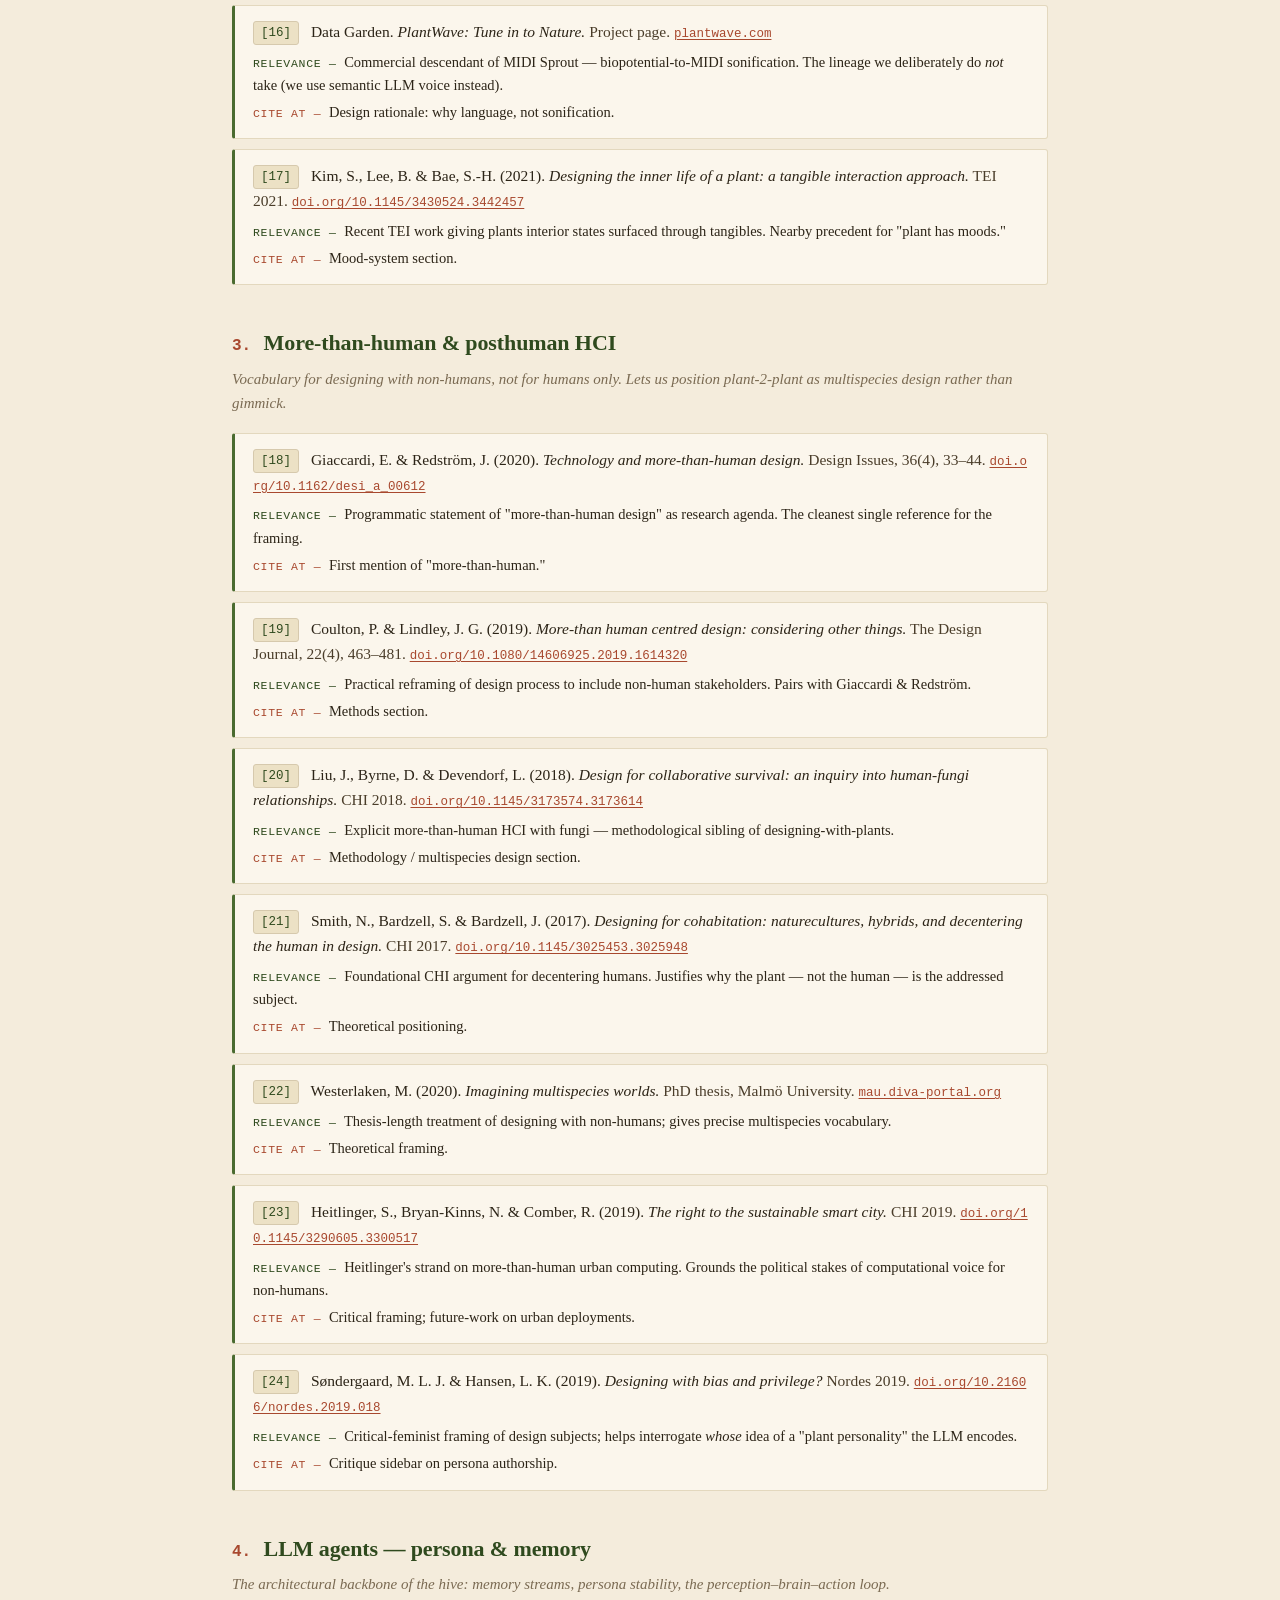
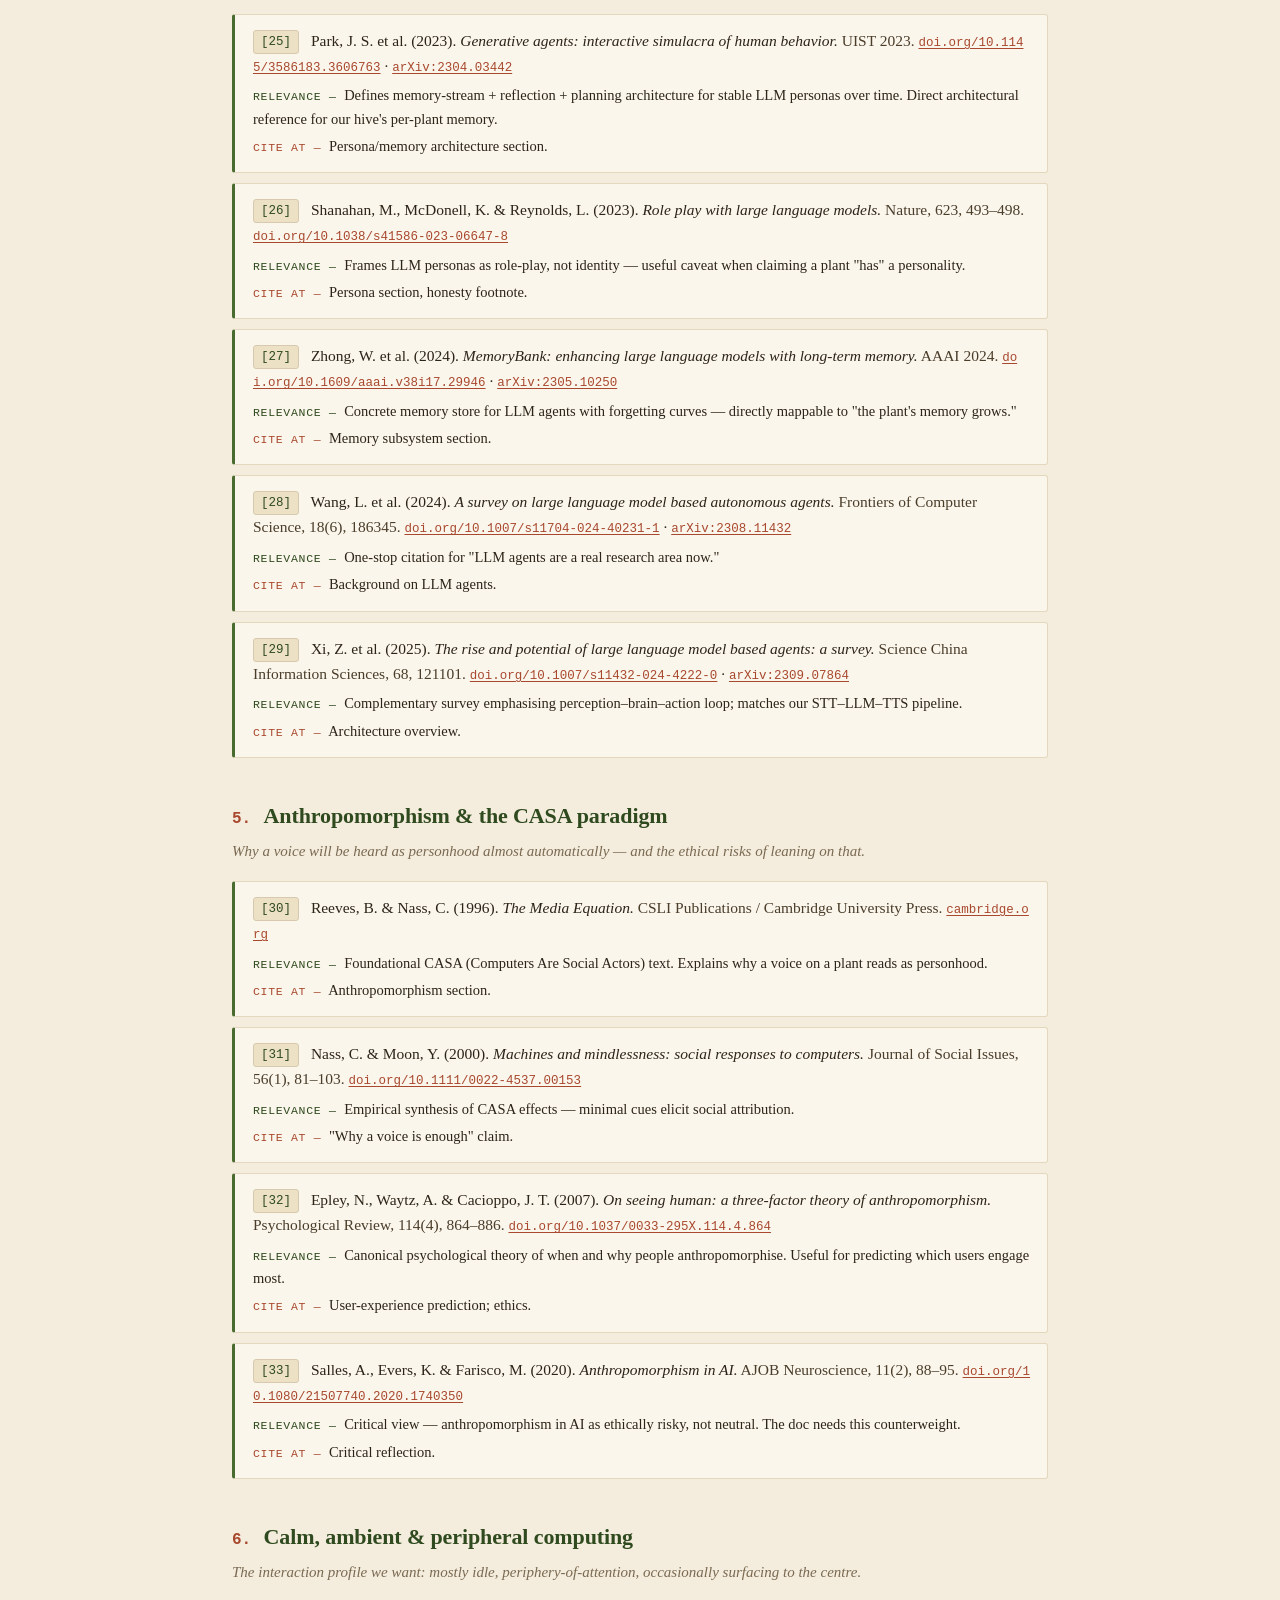
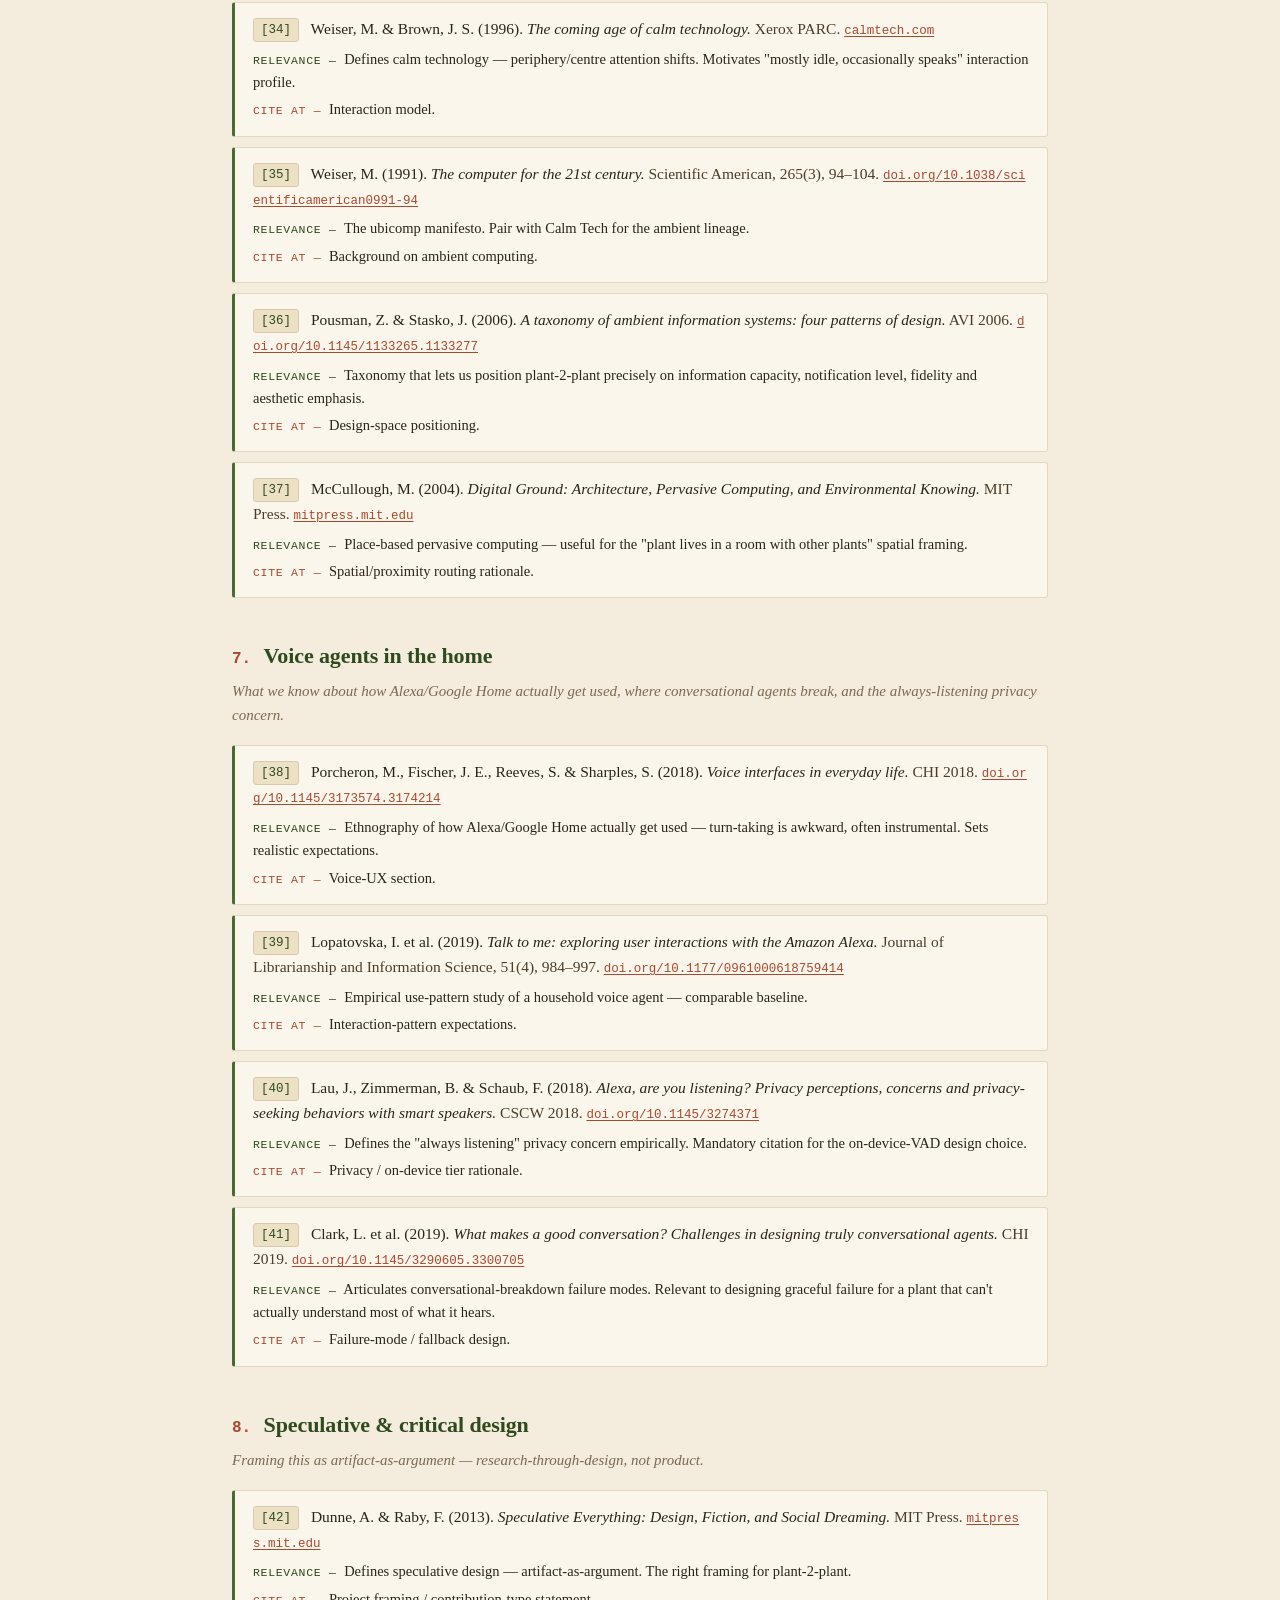
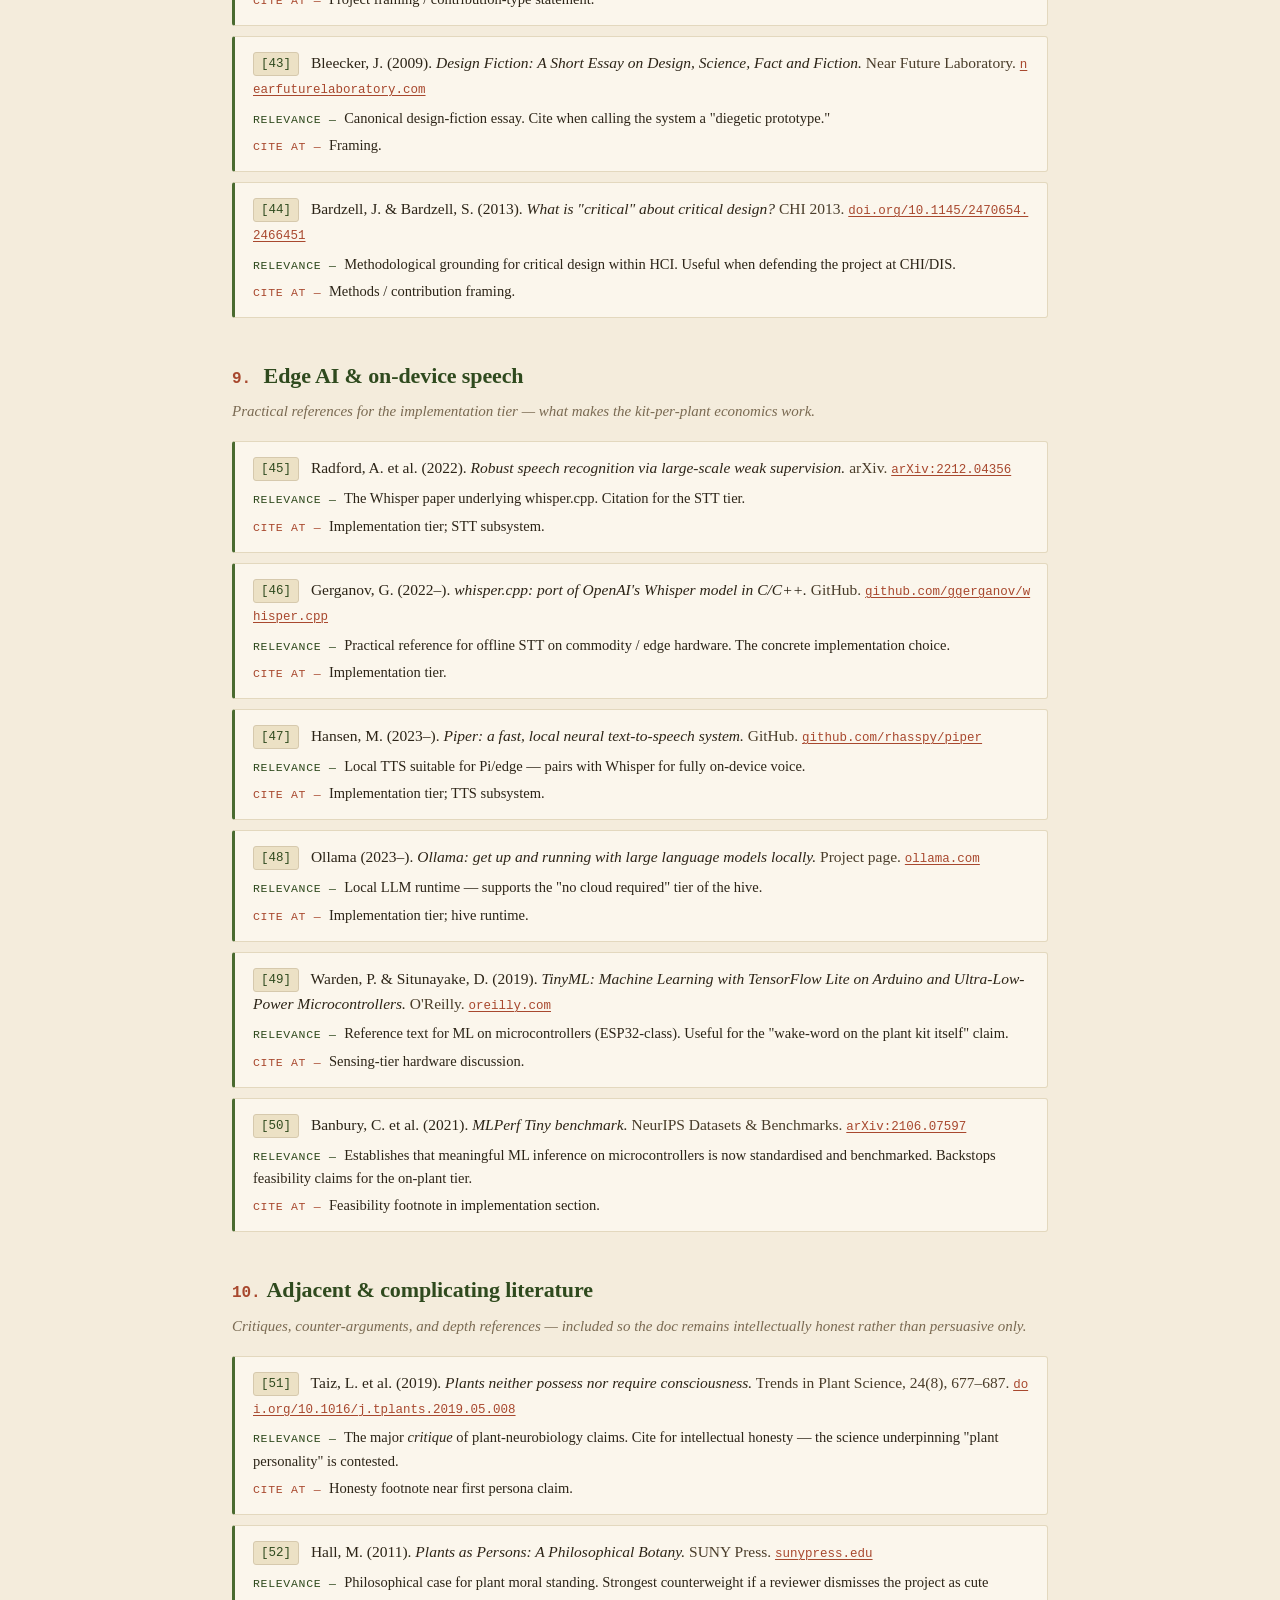
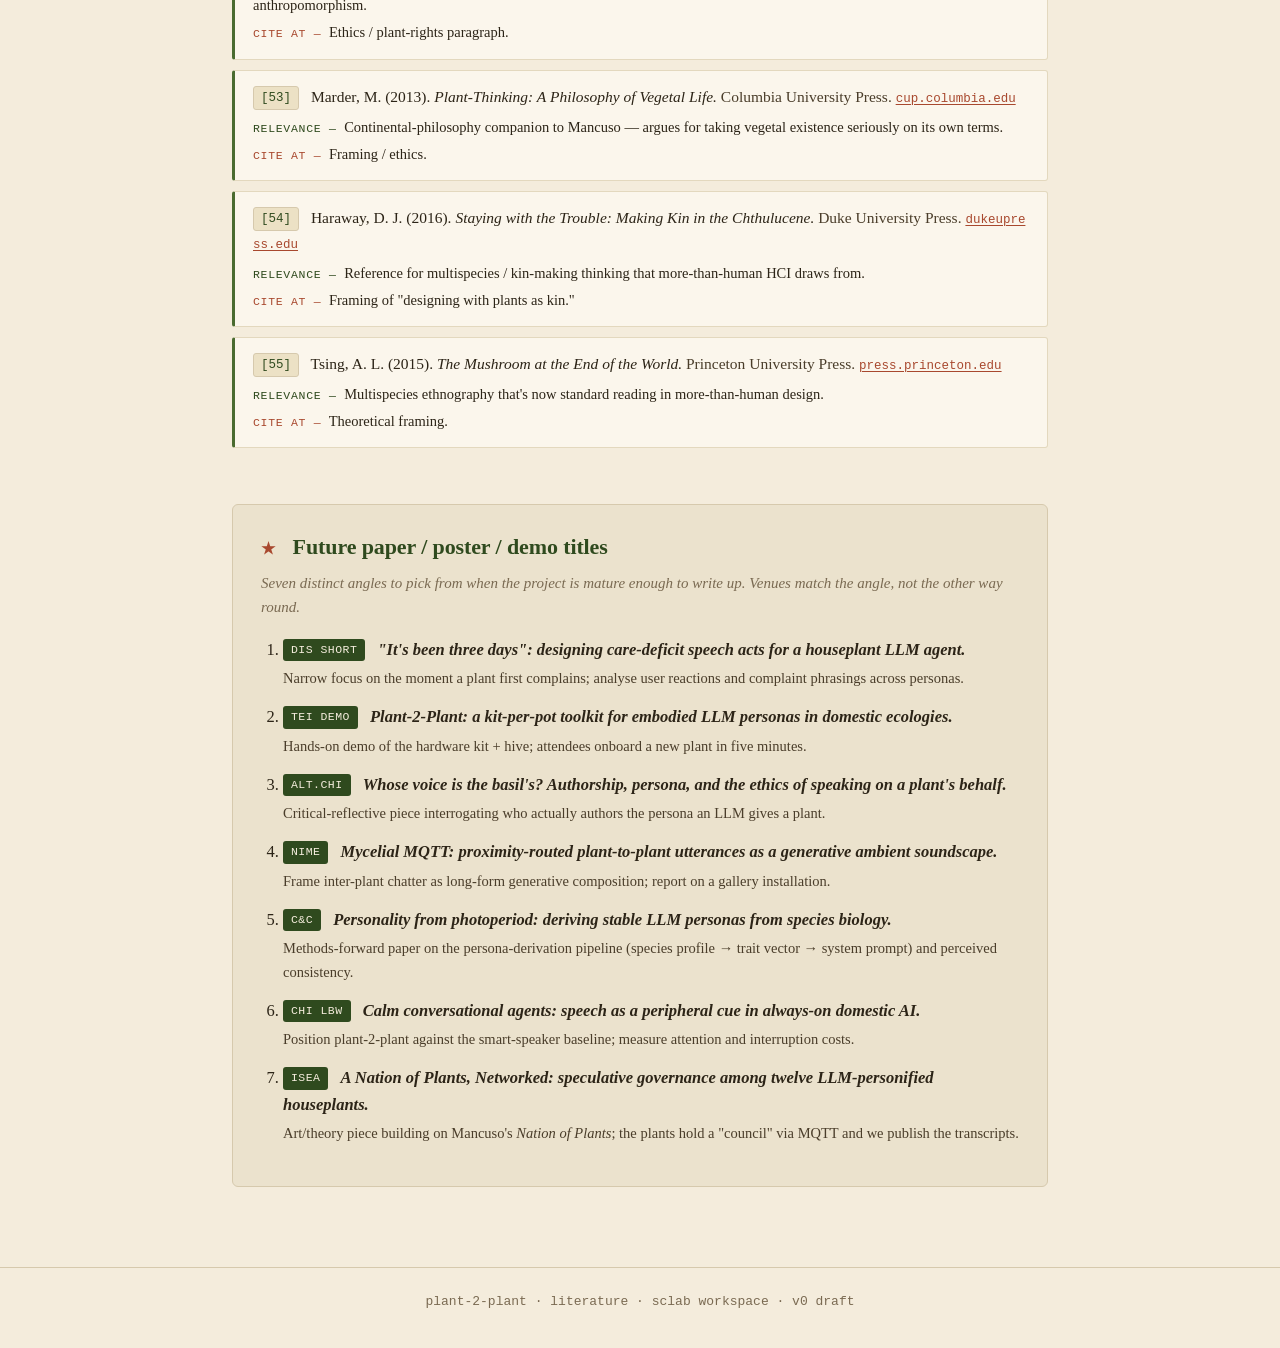
<file: literature.html>
<!DOCTYPE html>
<html lang="en">
<head>
<meta charset="UTF-8" />
<meta name="viewport" content="width=device-width, initial-scale=1.0" />
<title>plant-2-plant — literature</title>
<style>
  :root {
    --bg:        #f4ecdc;
    --bg-soft:   #ebe2cd;
    --panel:    #fbf6ec;
    --ink:       #2c2417;
    --ink-soft:  #4a3d2a;
    --muted:     #7a6a52;
    --leaf:      #4a6b30;
    --leaf-deep: #2f4a1e;
    --clay:      #a8482e;
    --ochre:     #b8862a;
    --line:      #d6c9ad;
    --line-soft: #e3d8be;
    --mono: ui-monospace, SFMono-Regular, Menlo, Consolas, monospace;
  }
  * { box-sizing: border-box; }
  html, body {
    margin: 0; padding: 0;
    background: var(--bg);
    color: var(--ink);
    font-family: "Iowan Old Style", "Palatino Linotype", Palatino, Georgia, serif;
    line-height: 1.6; font-size: 16.5px;
  }
  a { color: var(--clay); text-decoration: underline; text-decoration-thickness: 1px;
    text-underline-offset: 2px; }
  a:hover { color: var(--leaf-deep); }

  header {
    padding: 56px 32px 30px;
    border-bottom: 1px solid var(--line);
    background:
      radial-gradient(ellipse at top left, #efe5cf 0%, transparent 60%),
      var(--bg);
  }
  header .wrap { max-width: 880px; margin: 0 auto; }
  nav.crumbs {
    font-family: var(--mono); font-size: 13px; color: var(--muted);
    margin-bottom: 18px;
  }
  nav.crumbs a { color: var(--leaf-deep); text-decoration: none; }
  nav.crumbs a:hover { text-decoration: underline; }
  nav.crumbs .sep { margin: 0 8px; color: var(--line); }
  header h1 {
    margin: 0 0 8px; font-size: 38px; letter-spacing: -0.015em;
    color: var(--ink); font-weight: 700;
  }
  header h1 .leaf { color: var(--leaf-deep); font-style: italic; }
  header .tagline {
    color: var(--ink-soft); margin: 0 0 18px; font-size: 17px;
    font-style: italic;
  }
  header .meta {
    color: var(--muted); font-family: var(--mono); font-size: 12.5px;
  }

  main { max-width: 880px; margin: 0 auto; padding: 36px 32px 80px; }

  section.theme { margin: 0 0 40px; }
  h2 {
    font-size: 22px; margin: 0 0 6px;
    color: var(--leaf-deep); font-weight: 700;
    letter-spacing: -0.005em;
  }
  h2 .num {
    display: inline-block; min-width: 1.6em;
    font-family: var(--mono); font-size: 16px; color: var(--clay);
    margin-right: 6px;
  }
  h2 + .theme-blurb {
    color: var(--muted); font-style: italic; margin: 0 0 18px;
    font-size: 15px;
  }

  ol.bib {
    list-style: none; margin: 0; padding: 0;
    counter-reset: item;
  }
  li.entry {
    padding: 14px 16px 14px 18px;
    margin: 0 0 10px;
    background: var(--panel);
    border: 1px solid var(--line-soft);
    border-left: 3px solid var(--leaf);
    border-radius: 3px;
    scroll-margin-top: 18px;
  }
  li.entry:target {
    border-left-color: var(--clay);
    background: #fcf3df;
    box-shadow: 0 0 0 2px #f3dca7;
  }
  .citekey {
    display: inline-block;
    font-family: var(--mono); font-size: 12.5px;
    background: #ece1c5; color: var(--leaf-deep);
    padding: 1px 7px; border-radius: 3px;
    margin-right: 8px; vertical-align: 1px;
    border: 1px solid var(--line);
  }
  .ref {
    display: block; margin: 0 0 6px;
    font-size: 15.5px; color: var(--ink);
  }
  .ref .title { font-style: italic; }
  .ref .venue { color: var(--ink-soft); }
  .ref a.doi {
    font-family: var(--mono); font-size: 12.5px;
    color: var(--clay); word-break: break-all;
  }
  .relevance, .where {
    font-size: 14.5px; margin: 4px 0 0;
    padding-left: 0;
  }
  .relevance .label, .where .label {
    font-family: var(--mono); font-size: 11.5px;
    color: var(--leaf-deep); text-transform: uppercase;
    letter-spacing: 0.06em; margin-right: 4px;
  }
  .where .label { color: var(--clay); }

  /* Titles-for-papers section */
  section.titles {
    margin-top: 56px;
    padding: 24px 28px;
    background: var(--bg-soft);
    border: 1px solid var(--line);
    border-radius: 6px;
  }
  section.titles h2 { color: var(--leaf-deep); margin-bottom: 6px; }
  section.titles ol { padding-left: 22px; }
  section.titles li { margin: 14px 0; }
  section.titles .venue-tag {
    display: inline-block; font-family: var(--mono); font-size: 11.5px;
    background: var(--leaf-deep); color: #f4ecdc;
    padding: 2px 8px; border-radius: 3px;
    margin-right: 8px; vertical-align: 2px;
    text-transform: uppercase; letter-spacing: 0.04em;
  }
  section.titles .ptitle {
    font-style: italic; color: var(--ink); font-weight: 600;
  }
  section.titles .angle {
    display: block; color: var(--ink-soft); font-size: 14.5px;
    margin-top: 4px;
  }

  /* Table-of-contents at top */
  .toc {
    background: var(--panel);
    border: 1px solid var(--line-soft);
    border-radius: 6px;
    padding: 16px 22px;
    margin: 24px 0 36px;
  }
  .toc-title {
    font-family: var(--mono); font-size: 11.5px;
    color: var(--leaf-deep); text-transform: uppercase;
    letter-spacing: 0.08em; margin-bottom: 8px;
  }
  .toc ol {
    margin: 0; padding-left: 22px; columns: 2; column-gap: 28px;
    font-size: 14.5px;
  }
  .toc li { margin: 3px 0; break-inside: avoid; }
  .toc a { color: var(--ink); text-decoration: none; }
  .toc a:hover { color: var(--clay); text-decoration: underline; }

  footer {
    color: var(--muted); font-size: 13px; text-align: center;
    padding: 24px 32px 48px;
    border-top: 1px solid var(--line);
    font-family: var(--mono);
  }

  @media (max-width: 600px) {
    .toc ol { columns: 1; }
    header h1 { font-size: 30px; }
  }
</style>
</head>
<body>

<header>
  <div class="wrap">
    <nav class="crumbs">
      <a href="index.html">concept</a>
      <span class="sep">·</span>
      <span>literature</span>
    </nav>
    <h1>plant-2-plant — <span class="leaf">background literature</span></h1>
    <p class="tagline">Working bibliography behind the concept doc. Entries are numbered (e.g. <code>[1]</code>) in bibliography order and linked inline from the main page.</p>
    <p class="meta">55 entries · grouped by theme · all links resolve to DOI / arXiv / publisher</p>
  </div>
</header>

<main>

<div class="toc">
  <div class="toc-title">themes</div>
  <ol>
    <li><a href="#t1">Plant biocommunication &amp; signalling biology</a></li>
    <li><a href="#t2">HCI with plants &amp; botanical interfaces</a></li>
    <li><a href="#t3">More-than-human &amp; posthuman HCI</a></li>
    <li><a href="#t4">LLM agents — persona &amp; memory</a></li>
    <li><a href="#t5">Anthropomorphism &amp; the CASA paradigm</a></li>
    <li><a href="#t6">Calm, ambient &amp; peripheral computing</a></li>
    <li><a href="#t7">Voice agents in the home</a></li>
    <li><a href="#t8">Speculative &amp; critical design</a></li>
    <li><a href="#t9">Edge AI &amp; on-device speech</a></li>
    <li><a href="#t10">Adjacent &amp; complicating literature</a></li>
    <li><a href="#titles">Future paper / poster / demo titles</a></li>
  </ol>
</div>

<section class="theme" id="t1">
  <h2><span class="num">1.</span>Plant biocommunication &amp; signalling biology</h2>
  <p class="theme-blurb">Real science behind "plants speak" and "plants listen to each other" — what we replay through MQTT and TTS as semantic events.</p>
  <ol class="bib">

    <li class="entry" id="cite-khait2023">
      <span class="ref"><span class="citekey">[1]</span>
      Khait, I. et al. (2023). <span class="title">Sounds emitted by plants under stress are airborne and informative.</span> <span class="venue">Cell, 186(7), 1328–1336.</span> <a class="doi" href="https://doi.org/10.1016/j.cell.2023.03.009">doi.org/10.1016/j.cell.2023.03.009</a></span>
      <p class="relevance"><span class="label">Relevance —</span> First peer-reviewed evidence that drought- and damage-stressed plants emit airborne ultrasonic clicks decodable by ML. Grounds "plants making sounds humans can't hear" as more than metaphor.</p>
      <p class="where"><span class="label">Cite at —</span> Opening motivation; climate-trigger-to-utterance pipeline.</p>
    </li>

    <li class="entry" id="cite-mancuso2015">
      <span class="ref"><span class="citekey">[2]</span>
      Mancuso, S. &amp; Viola, A. (2015). <span class="title">Brilliant Green: The Surprising History and Science of Plant Intelligence.</span> <span class="venue">Island Press.</span> <a class="doi" href="https://islandpress.org/books/brilliant-green">islandpress.org/books/brilliant-green</a></span>
      <p class="relevance"><span class="label">Relevance —</span> Accessible synthesis of Mancuso's plant-neurobiology programme. Anchors framing of plants as agents worth talking <em>with</em>.</p>
      <p class="where"><span class="label">Cite at —</span> Personality-from-biology section; ethical framing.</p>
    </li>

    <li class="entry" id="cite-mancuso2017">
      <span class="ref"><span class="citekey">[3]</span>
      Mancuso, S. (2017). <span class="title">The Revolutionary Genius of Plants.</span> <span class="venue">Atria Books.</span> <a class="doi" href="https://www.simonandschuster.com/books/The-Revolutionary-Genius-of-Plants/Stefano-Mancuso/9781501187858">simonandschuster.com</a></span>
      <p class="relevance"><span class="label">Relevance —</span> Extends the case for plant cognition, memory and inter-plant signalling. Defends why a plant deserves a persona, not just a UI.</p>
      <p class="where"><span class="label">Cite at —</span> Persona derivation; plant-rights sidebar.</p>
    </li>

    <li class="entry" id="cite-mancuso2021">
      <span class="ref"><span class="citekey">[4]</span>
      Mancuso, S. (2021). <span class="title">The Nation of Plants.</span> <span class="venue">Other Press.</span> <a class="doi" href="https://otherpress.com/books/the-nation-of-plants/">otherpress.com</a></span>
      <p class="relevance"><span class="label">Relevance —</span> Frames plants as a polity with rights — a provocation that gives plant-2-plant a political/ethical edge beyond cuteness.</p>
      <p class="where"><span class="label">Cite at —</span> Critical reflection / future-work.</p>
    </li>

    <li class="entry" id="cite-simard1997">
      <span class="ref"><span class="citekey">[5]</span>
      Simard, S. W. et al. (1997). <span class="title">Net transfer of carbon between ectomycorrhizal tree species in the field.</span> <span class="venue">Nature, 388, 579–582.</span> <a class="doi" href="https://doi.org/10.1038/41557">doi.org/10.1038/41557</a></span>
      <p class="relevance"><span class="label">Relevance —</span> The original "wood wide web" paper — empirical evidence of carbon transfer between trees via mycorrhizal networks. Biological precedent we shortcut via MQTT.</p>
      <p class="where"><span class="label">Cite at —</span> Peer-routing section.</p>
    </li>

    <li class="entry" id="cite-simard2018">
      <span class="ref"><span class="citekey">[6]</span>
      Simard, S. W. (2018). <span class="title">Mycorrhizal networks facilitate tree communication, learning, and memory.</span> <span class="venue">In Memory and Learning in Plants (pp. 191–213). Springer.</span> <a class="doi" href="https://doi.org/10.1007/978-3-319-75596-0_10">doi.org/10.1007/978-3-319-75596-0_10</a></span>
      <p class="relevance"><span class="label">Relevance —</span> Reviews evidence that mycorrhizal networks carry signals, not just resources — closer to "plants talking" than 1997.</p>
      <p class="where"><span class="label">Cite at —</span> MQTT-as-mycelium analogy.</p>
    </li>

    <li class="entry" id="cite-karban2014">
      <span class="ref"><span class="citekey">[7]</span>
      Karban, R., Yang, L. H. &amp; Edwards, K. F. (2014). <span class="title">Volatile communication between plants that affects herbivory: a meta-analysis.</span> <span class="venue">Ecology Letters, 17(1), 44–52.</span> <a class="doi" href="https://doi.org/10.1111/ele.12205">doi.org/10.1111/ele.12205</a></span>
      <p class="relevance"><span class="label">Relevance —</span> Quantitative evidence plants warn neighbours via volatile organic compounds. Justifies proximity-bounded peer topics.</p>
      <p class="where"><span class="label">Cite at —</span> "Why broadcast nearby?" justification.</p>
    </li>

    <li class="entry" id="cite-heil2010">
      <span class="ref"><span class="citekey">[8]</span>
      Heil, M. &amp; Karban, R. (2010). <span class="title">Explaining evolution of plant communication by airborne signals.</span> <span class="venue">Trends in Ecology &amp; Evolution, 25(3), 137–144.</span> <a class="doi" href="https://doi.org/10.1016/j.tree.2009.09.010">doi.org/10.1016/j.tree.2009.09.010</a></span>
      <p class="relevance"><span class="label">Relevance —</span> Theoretical grounding for why plants would evolve airborne signalling at all — addresses the "is this even communication?" objection.</p>
      <p class="where"><span class="label">Cite at —</span> Footnote on first introduction of inter-plant talk.</p>
    </li>

    <li class="entry" id="cite-wohlleben2016">
      <span class="ref"><span class="citekey">[9]</span>
      Wohlleben, P. (2016). <span class="title">The Hidden Life of Trees.</span> <span class="venue">Greystone Books.</span> <a class="doi" href="https://www.greystonebooks.com/products/the-hidden-life-of-trees">greystonebooks.com</a></span>
      <p class="relevance"><span class="label">Relevance —</span> Pop-science but seminal in shifting public discourse toward plant sociality. The cultural backdrop the project taps into.</p>
      <p class="where"><span class="label">Cite at —</span> Public-perception / motivation paragraph.</p>
    </li>

  </ol>
</section>

<section class="theme" id="t2">
  <h2><span class="num">2.</span>HCI with plants &amp; botanical interfaces</h2>
  <p class="theme-blurb">The project lineage: Botanicalls, Botanicus Interacticus, Florence, MIDI Sprout. We extend by giving each plant a persona, peers, and an LLM voice.</p>
  <ol class="bib">

    <li class="entry" id="cite-poupyrev2012">
      <span class="ref"><span class="citekey">[10]</span>
      Poupyrev, I. et al. (2012). <span class="title">Botanicus Interacticus: interactive plants technology.</span> <span class="venue">ACM SIGGRAPH 2012 Emerging Technologies.</span> <a class="doi" href="https://doi.org/10.1145/2343456.2343464">doi.org/10.1145/2343456.2343464</a></span>
      <p class="relevance"><span class="label">Relevance —</span> Canonical "plant as touch interface" — capacitive sensing turns living plants into input devices.</p>
      <p class="where"><span class="label">Cite at —</span> Related work on botanical interfaces; sensing tier.</p>
    </li>

    <li class="entry" id="cite-botanicalls2006">
      <span class="ref"><span class="citekey">[11]</span>
      Hansen, R., Kuznetsov, S., Paulos, E. &amp; Wang, K. (2006–2009). <span class="title">Botanicalls.</span> <span class="venue">Project documentation.</span> <a class="doi" href="https://www.botanicalls.com/">botanicalls.com</a></span>
      <p class="relevance"><span class="label">Relevance —</span> Plants that phone/tweet when thirsty — the foundational artefact for plants speaking on their own behalf via networked tech. Direct ancestor.</p>
      <p class="where"><span class="label">Cite at —</span> Lineage paragraph; "we extend Botanicalls by..."</p>
    </li>

    <li class="entry" id="cite-kuznetsov2010">
      <span class="ref"><span class="citekey">[12]</span>
      Kuznetsov, S. &amp; Paulos, E. (2010). <span class="title">UpStream: motivating water conservation with low-cost water flow sensing and persuasive displays.</span> <span class="venue">CHI 2010.</span> <a class="doi" href="https://doi.org/10.1145/1753326.1753649">doi.org/10.1145/1753326.1753649</a></span>
      <p class="relevance"><span class="label">Relevance —</span> Adjacent: ambient persuasive sensing for water/care behaviour change.</p>
      <p class="where"><span class="label">Cite at —</span> Care-feedback loop discussion.</p>
    </li>

    <li class="entry" id="cite-lee2017">
      <span class="ref"><span class="citekey">[13]</span>
      Lee, J., Cho, Y., Kim, K. &amp; Lee, W. (2017). <span class="title">Florence: Designing intelligent plant–human interaction.</span> <span class="venue">CHI Extended Abstracts.</span> <a class="doi" href="https://doi.org/10.1145/3027063.3053085">doi.org/10.1145/3027063.3053085</a></span>
      <p class="relevance"><span class="label">Relevance —</span> Closest prior work — explicitly explores giving plants conversational agency for human wellbeing. Cite as "we go further by..."</p>
      <p class="where"><span class="label">Cite at —</span> Related work; differentiation paragraph.</p>
    </li>

    <li class="entry" id="cite-kuribayashi2007">
      <span class="ref"><span class="citekey">[14]</span>
      Kuribayashi, S., Sakamoto, Y. &amp; Tanaka, H. (2007). <span class="title">I/O plant: a tool kit for designing augmented human-plant interactions.</span> <span class="venue">CHI Extended Abstracts.</span> <a class="doi" href="https://doi.org/10.1145/1240866.1240898">doi.org/10.1145/1240866.1240898</a></span>
      <p class="relevance"><span class="label">Relevance —</span> Early toolkit framing for plant-mediated interaction, prefiguring our kit-per-plant model.</p>
      <p class="where"><span class="label">Cite at —</span> Hardware kit section.</p>
    </li>

    <li class="entry" id="cite-holstius2004">
      <span class="ref"><span class="citekey">[15]</span>
      Holstius, D., Kembel, J., Hurst, A., Wan, P.-H. &amp; Forlizzi, J. (2004). <span class="title">Infotropism: living and robotic plants as interactive displays.</span> <span class="venue">DIS 2004.</span> <a class="doi" href="https://doi.org/10.1145/1013115.1013145">doi.org/10.1145/1013115.1013145</a></span>
      <p class="relevance"><span class="label">Relevance —</span> Plants as ambient displays driven by digital signals — inverse direction (data-to-plant vs. plant-to-voice). Cite for symmetry.</p>
      <p class="where"><span class="label">Cite at —</span> Related work; ambient-output discussion.</p>
    </li>

    <li class="entry" id="cite-plantwave">
      <span class="ref"><span class="citekey">[16]</span>
      Data Garden. <span class="title">PlantWave: Tune in to Nature.</span> <span class="venue">Project page.</span> <a class="doi" href="https://www.plantwave.com/">plantwave.com</a></span>
      <p class="relevance"><span class="label">Relevance —</span> Commercial descendant of MIDI Sprout — biopotential-to-MIDI sonification. The lineage we deliberately do <em>not</em> take (we use semantic LLM voice instead).</p>
      <p class="where"><span class="label">Cite at —</span> Design rationale: why language, not sonification.</p>
    </li>

    <li class="entry" id="cite-kim2021plant">
      <span class="ref"><span class="citekey">[17]</span>
      Kim, S., Lee, B. &amp; Bae, S.-H. (2021). <span class="title">Designing the inner life of a plant: a tangible interaction approach.</span> <span class="venue">TEI 2021.</span> <a class="doi" href="https://doi.org/10.1145/3430524.3442457">doi.org/10.1145/3430524.3442457</a></span>
      <p class="relevance"><span class="label">Relevance —</span> Recent TEI work giving plants interior states surfaced through tangibles. Nearby precedent for "plant has moods."</p>
      <p class="where"><span class="label">Cite at —</span> Mood-system section.</p>
    </li>

  </ol>
</section>

<section class="theme" id="t3">
  <h2><span class="num">3.</span>More-than-human &amp; posthuman HCI</h2>
  <p class="theme-blurb">Vocabulary for designing <em>with</em> non-humans, not <em>for</em> humans only. Lets us position plant-2-plant as multispecies design rather than gimmick.</p>
  <ol class="bib">

    <li class="entry" id="cite-giaccardi2020">
      <span class="ref"><span class="citekey">[18]</span>
      Giaccardi, E. &amp; Redström, J. (2020). <span class="title">Technology and more-than-human design.</span> <span class="venue">Design Issues, 36(4), 33–44.</span> <a class="doi" href="https://doi.org/10.1162/desi_a_00612">doi.org/10.1162/desi_a_00612</a></span>
      <p class="relevance"><span class="label">Relevance —</span> Programmatic statement of "more-than-human design" as research agenda. The cleanest single reference for the framing.</p>
      <p class="where"><span class="label">Cite at —</span> First mention of "more-than-human."</p>
    </li>

    <li class="entry" id="cite-coulton2021">
      <span class="ref"><span class="citekey">[19]</span>
      Coulton, P. &amp; Lindley, J. G. (2019). <span class="title">More-than human centred design: considering other things.</span> <span class="venue">The Design Journal, 22(4), 463–481.</span> <a class="doi" href="https://doi.org/10.1080/14606925.2019.1614320">doi.org/10.1080/14606925.2019.1614320</a></span>
      <p class="relevance"><span class="label">Relevance —</span> Practical reframing of design process to include non-human stakeholders. Pairs with Giaccardi &amp; Redström.</p>
      <p class="where"><span class="label">Cite at —</span> Methods section.</p>
    </li>

    <li class="entry" id="cite-liu2018">
      <span class="ref"><span class="citekey">[20]</span>
      Liu, J., Byrne, D. &amp; Devendorf, L. (2018). <span class="title">Design for collaborative survival: an inquiry into human-fungi relationships.</span> <span class="venue">CHI 2018.</span> <a class="doi" href="https://doi.org/10.1145/3173574.3173614">doi.org/10.1145/3173574.3173614</a></span>
      <p class="relevance"><span class="label">Relevance —</span> Explicit more-than-human HCI with fungi — methodological sibling of designing-with-plants.</p>
      <p class="where"><span class="label">Cite at —</span> Methodology / multispecies design section.</p>
    </li>

    <li class="entry" id="cite-smith2017">
      <span class="ref"><span class="citekey">[21]</span>
      Smith, N., Bardzell, S. &amp; Bardzell, J. (2017). <span class="title">Designing for cohabitation: naturecultures, hybrids, and decentering the human in design.</span> <span class="venue">CHI 2017.</span> <a class="doi" href="https://doi.org/10.1145/3025453.3025948">doi.org/10.1145/3025453.3025948</a></span>
      <p class="relevance"><span class="label">Relevance —</span> Foundational CHI argument for decentering humans. Justifies why the plant — not the human — is the addressed subject.</p>
      <p class="where"><span class="label">Cite at —</span> Theoretical positioning.</p>
    </li>

    <li class="entry" id="cite-westerlaken2020">
      <span class="ref"><span class="citekey">[22]</span>
      Westerlaken, M. (2020). <span class="title">Imagining multispecies worlds.</span> <span class="venue">PhD thesis, Malmö University.</span> <a class="doi" href="https://mau.diva-portal.org/smash/get/diva2:1481703/FULLTEXT01.pdf">mau.diva-portal.org</a></span>
      <p class="relevance"><span class="label">Relevance —</span> Thesis-length treatment of designing with non-humans; gives precise multispecies vocabulary.</p>
      <p class="where"><span class="label">Cite at —</span> Theoretical framing.</p>
    </li>

    <li class="entry" id="cite-heitlinger2019">
      <span class="ref"><span class="citekey">[23]</span>
      Heitlinger, S., Bryan-Kinns, N. &amp; Comber, R. (2019). <span class="title">The right to the sustainable smart city.</span> <span class="venue">CHI 2019.</span> <a class="doi" href="https://doi.org/10.1145/3290605.3300517">doi.org/10.1145/3290605.3300517</a></span>
      <p class="relevance"><span class="label">Relevance —</span> Heitlinger's strand on more-than-human urban computing. Grounds the political stakes of computational voice for non-humans.</p>
      <p class="where"><span class="label">Cite at —</span> Critical framing; future-work on urban deployments.</p>
    </li>

    <li class="entry" id="cite-sondergaard2020">
      <span class="ref"><span class="citekey">[24]</span>
      Søndergaard, M. L. J. &amp; Hansen, L. K. (2019). <span class="title">Designing with bias and privilege?</span> <span class="venue">Nordes 2019.</span> <a class="doi" href="https://doi.org/10.21606/nordes.2019.018">doi.org/10.21606/nordes.2019.018</a></span>
      <p class="relevance"><span class="label">Relevance —</span> Critical-feminist framing of design subjects; helps interrogate <em>whose</em> idea of a "plant personality" the LLM encodes.</p>
      <p class="where"><span class="label">Cite at —</span> Critique sidebar on persona authorship.</p>
    </li>

  </ol>
</section>

<section class="theme" id="t4">
  <h2><span class="num">4.</span>LLM agents — persona &amp; memory</h2>
  <p class="theme-blurb">The architectural backbone of the hive: memory streams, persona stability, the perception–brain–action loop.</p>
  <ol class="bib">

    <li class="entry" id="cite-park2023">
      <span class="ref"><span class="citekey">[25]</span>
      Park, J. S. et al. (2023). <span class="title">Generative agents: interactive simulacra of human behavior.</span> <span class="venue">UIST 2023.</span> <a class="doi" href="https://doi.org/10.1145/3586183.3606763">doi.org/10.1145/3586183.3606763</a> · <a class="doi" href="https://arxiv.org/abs/2304.03442">arXiv:2304.03442</a></span>
      <p class="relevance"><span class="label">Relevance —</span> Defines memory-stream + reflection + planning architecture for stable LLM personas over time. Direct architectural reference for our hive's per-plant memory.</p>
      <p class="where"><span class="label">Cite at —</span> Persona/memory architecture section.</p>
    </li>

    <li class="entry" id="cite-shanahan2023">
      <span class="ref"><span class="citekey">[26]</span>
      Shanahan, M., McDonell, K. &amp; Reynolds, L. (2023). <span class="title">Role play with large language models.</span> <span class="venue">Nature, 623, 493–498.</span> <a class="doi" href="https://doi.org/10.1038/s41586-023-06647-8">doi.org/10.1038/s41586-023-06647-8</a></span>
      <p class="relevance"><span class="label">Relevance —</span> Frames LLM personas as role-play, not identity — useful caveat when claiming a plant "has" a personality.</p>
      <p class="where"><span class="label">Cite at —</span> Persona section, honesty footnote.</p>
    </li>

    <li class="entry" id="cite-zhong2024memorybank">
      <span class="ref"><span class="citekey">[27]</span>
      Zhong, W. et al. (2024). <span class="title">MemoryBank: enhancing large language models with long-term memory.</span> <span class="venue">AAAI 2024.</span> <a class="doi" href="https://doi.org/10.1609/aaai.v38i17.29946">doi.org/10.1609/aaai.v38i17.29946</a> · <a class="doi" href="https://arxiv.org/abs/2305.10250">arXiv:2305.10250</a></span>
      <p class="relevance"><span class="label">Relevance —</span> Concrete memory store for LLM agents with forgetting curves — directly mappable to "the plant's memory grows."</p>
      <p class="where"><span class="label">Cite at —</span> Memory subsystem section.</p>
    </li>

    <li class="entry" id="cite-wang2024survey">
      <span class="ref"><span class="citekey">[28]</span>
      Wang, L. et al. (2024). <span class="title">A survey on large language model based autonomous agents.</span> <span class="venue">Frontiers of Computer Science, 18(6), 186345.</span> <a class="doi" href="https://doi.org/10.1007/s11704-024-40231-1">doi.org/10.1007/s11704-024-40231-1</a> · <a class="doi" href="https://arxiv.org/abs/2308.11432">arXiv:2308.11432</a></span>
      <p class="relevance"><span class="label">Relevance —</span> One-stop citation for "LLM agents are a real research area now."</p>
      <p class="where"><span class="label">Cite at —</span> Background on LLM agents.</p>
    </li>

    <li class="entry" id="cite-xi2024agentsurvey">
      <span class="ref"><span class="citekey">[29]</span>
      Xi, Z. et al. (2025). <span class="title">The rise and potential of large language model based agents: a survey.</span> <span class="venue">Science China Information Sciences, 68, 121101.</span> <a class="doi" href="https://doi.org/10.1007/s11432-024-4222-0">doi.org/10.1007/s11432-024-4222-0</a> · <a class="doi" href="https://arxiv.org/abs/2309.07864">arXiv:2309.07864</a></span>
      <p class="relevance"><span class="label">Relevance —</span> Complementary survey emphasising perception–brain–action loop; matches our STT–LLM–TTS pipeline.</p>
      <p class="where"><span class="label">Cite at —</span> Architecture overview.</p>
    </li>

  </ol>
</section>

<section class="theme" id="t5">
  <h2><span class="num">5.</span>Anthropomorphism &amp; the CASA paradigm</h2>
  <p class="theme-blurb">Why a voice will be heard as personhood almost automatically — and the ethical risks of leaning on that.</p>
  <ol class="bib">

    <li class="entry" id="cite-reeves1996">
      <span class="ref"><span class="citekey">[30]</span>
      Reeves, B. &amp; Nass, C. (1996). <span class="title">The Media Equation.</span> <span class="venue">CSLI Publications / Cambridge University Press.</span> <a class="doi" href="https://www.cambridge.org/us/universitypress/subjects/communication/communication-general-interest/media-equation-how-people-treat-computers-television-and-new-media-real-people-and-places">cambridge.org</a></span>
      <p class="relevance"><span class="label">Relevance —</span> Foundational CASA (Computers Are Social Actors) text. Explains why a voice on a plant reads as personhood.</p>
      <p class="where"><span class="label">Cite at —</span> Anthropomorphism section.</p>
    </li>

    <li class="entry" id="cite-nass2000">
      <span class="ref"><span class="citekey">[31]</span>
      Nass, C. &amp; Moon, Y. (2000). <span class="title">Machines and mindlessness: social responses to computers.</span> <span class="venue">Journal of Social Issues, 56(1), 81–103.</span> <a class="doi" href="https://doi.org/10.1111/0022-4537.00153">doi.org/10.1111/0022-4537.00153</a></span>
      <p class="relevance"><span class="label">Relevance —</span> Empirical synthesis of CASA effects — minimal cues elicit social attribution.</p>
      <p class="where"><span class="label">Cite at —</span> "Why a voice is enough" claim.</p>
    </li>

    <li class="entry" id="cite-epley2007">
      <span class="ref"><span class="citekey">[32]</span>
      Epley, N., Waytz, A. &amp; Cacioppo, J. T. (2007). <span class="title">On seeing human: a three-factor theory of anthropomorphism.</span> <span class="venue">Psychological Review, 114(4), 864–886.</span> <a class="doi" href="https://doi.org/10.1037/0033-295X.114.4.864">doi.org/10.1037/0033-295X.114.4.864</a></span>
      <p class="relevance"><span class="label">Relevance —</span> Canonical psychological theory of when and why people anthropomorphise. Useful for predicting which users engage most.</p>
      <p class="where"><span class="label">Cite at —</span> User-experience prediction; ethics.</p>
    </li>

    <li class="entry" id="cite-salles2020">
      <span class="ref"><span class="citekey">[33]</span>
      Salles, A., Evers, K. &amp; Farisco, M. (2020). <span class="title">Anthropomorphism in AI.</span> <span class="venue">AJOB Neuroscience, 11(2), 88–95.</span> <a class="doi" href="https://doi.org/10.1080/21507740.2020.1740350">doi.org/10.1080/21507740.2020.1740350</a></span>
      <p class="relevance"><span class="label">Relevance —</span> Critical view — anthropomorphism in AI as ethically risky, not neutral. The doc needs this counterweight.</p>
      <p class="where"><span class="label">Cite at —</span> Critical reflection.</p>
    </li>

  </ol>
</section>

<section class="theme" id="t6">
  <h2><span class="num">6.</span>Calm, ambient &amp; peripheral computing</h2>
  <p class="theme-blurb">The interaction profile we want: mostly idle, periphery-of-attention, occasionally surfacing to the centre.</p>
  <ol class="bib">

    <li class="entry" id="cite-weiser1996">
      <span class="ref"><span class="citekey">[34]</span>
      Weiser, M. &amp; Brown, J. S. (1996). <span class="title">The coming age of calm technology.</span> <span class="venue">Xerox PARC.</span> <a class="doi" href="https://calmtech.com/papers/coming-age-calm-technology.html">calmtech.com</a></span>
      <p class="relevance"><span class="label">Relevance —</span> Defines calm technology — periphery/centre attention shifts. Motivates "mostly idle, occasionally speaks" interaction profile.</p>
      <p class="where"><span class="label">Cite at —</span> Interaction model.</p>
    </li>

    <li class="entry" id="cite-weiser1991">
      <span class="ref"><span class="citekey">[35]</span>
      Weiser, M. (1991). <span class="title">The computer for the 21st century.</span> <span class="venue">Scientific American, 265(3), 94–104.</span> <a class="doi" href="https://doi.org/10.1038/scientificamerican0991-94">doi.org/10.1038/scientificamerican0991-94</a></span>
      <p class="relevance"><span class="label">Relevance —</span> The ubicomp manifesto. Pair with Calm Tech for the ambient lineage.</p>
      <p class="where"><span class="label">Cite at —</span> Background on ambient computing.</p>
    </li>

    <li class="entry" id="cite-pousman2006">
      <span class="ref"><span class="citekey">[36]</span>
      Pousman, Z. &amp; Stasko, J. (2006). <span class="title">A taxonomy of ambient information systems: four patterns of design.</span> <span class="venue">AVI 2006.</span> <a class="doi" href="https://doi.org/10.1145/1133265.1133277">doi.org/10.1145/1133265.1133277</a></span>
      <p class="relevance"><span class="label">Relevance —</span> Taxonomy that lets us position plant-2-plant precisely on information capacity, notification level, fidelity and aesthetic emphasis.</p>
      <p class="where"><span class="label">Cite at —</span> Design-space positioning.</p>
    </li>

    <li class="entry" id="cite-mccullough2004">
      <span class="ref"><span class="citekey">[37]</span>
      McCullough, M. (2004). <span class="title">Digital Ground: Architecture, Pervasive Computing, and Environmental Knowing.</span> <span class="venue">MIT Press.</span> <a class="doi" href="https://mitpress.mit.edu/9780262633277/digital-ground/">mitpress.mit.edu</a></span>
      <p class="relevance"><span class="label">Relevance —</span> Place-based pervasive computing — useful for the "plant lives in a room with other plants" spatial framing.</p>
      <p class="where"><span class="label">Cite at —</span> Spatial/proximity routing rationale.</p>
    </li>

  </ol>
</section>

<section class="theme" id="t7">
  <h2><span class="num">7.</span>Voice agents in the home</h2>
  <p class="theme-blurb">What we know about how Alexa/Google Home actually get used, where conversational agents break, and the always-listening privacy concern.</p>
  <ol class="bib">

    <li class="entry" id="cite-porcheron2018">
      <span class="ref"><span class="citekey">[38]</span>
      Porcheron, M., Fischer, J. E., Reeves, S. &amp; Sharples, S. (2018). <span class="title">Voice interfaces in everyday life.</span> <span class="venue">CHI 2018.</span> <a class="doi" href="https://doi.org/10.1145/3173574.3174214">doi.org/10.1145/3173574.3174214</a></span>
      <p class="relevance"><span class="label">Relevance —</span> Ethnography of how Alexa/Google Home actually get used — turn-taking is awkward, often instrumental. Sets realistic expectations.</p>
      <p class="where"><span class="label">Cite at —</span> Voice-UX section.</p>
    </li>

    <li class="entry" id="cite-lopatovska2019">
      <span class="ref"><span class="citekey">[39]</span>
      Lopatovska, I. et al. (2019). <span class="title">Talk to me: exploring user interactions with the Amazon Alexa.</span> <span class="venue">Journal of Librarianship and Information Science, 51(4), 984–997.</span> <a class="doi" href="https://doi.org/10.1177/0961000618759414">doi.org/10.1177/0961000618759414</a></span>
      <p class="relevance"><span class="label">Relevance —</span> Empirical use-pattern study of a household voice agent — comparable baseline.</p>
      <p class="where"><span class="label">Cite at —</span> Interaction-pattern expectations.</p>
    </li>

    <li class="entry" id="cite-lau2018">
      <span class="ref"><span class="citekey">[40]</span>
      Lau, J., Zimmerman, B. &amp; Schaub, F. (2018). <span class="title">Alexa, are you listening? Privacy perceptions, concerns and privacy-seeking behaviors with smart speakers.</span> <span class="venue">CSCW 2018.</span> <a class="doi" href="https://doi.org/10.1145/3274371">doi.org/10.1145/3274371</a></span>
      <p class="relevance"><span class="label">Relevance —</span> Defines the "always listening" privacy concern empirically. Mandatory citation for the on-device-VAD design choice.</p>
      <p class="where"><span class="label">Cite at —</span> Privacy / on-device tier rationale.</p>
    </li>

    <li class="entry" id="cite-clark2019voice">
      <span class="ref"><span class="citekey">[41]</span>
      Clark, L. et al. (2019). <span class="title">What makes a good conversation? Challenges in designing truly conversational agents.</span> <span class="venue">CHI 2019.</span> <a class="doi" href="https://doi.org/10.1145/3290605.3300705">doi.org/10.1145/3290605.3300705</a></span>
      <p class="relevance"><span class="label">Relevance —</span> Articulates conversational-breakdown failure modes. Relevant to designing graceful failure for a plant that can't actually understand most of what it hears.</p>
      <p class="where"><span class="label">Cite at —</span> Failure-mode / fallback design.</p>
    </li>

  </ol>
</section>

<section class="theme" id="t8">
  <h2><span class="num">8.</span>Speculative &amp; critical design</h2>
  <p class="theme-blurb">Framing this as artifact-as-argument — research-through-design, not product.</p>
  <ol class="bib">

    <li class="entry" id="cite-dunne2013">
      <span class="ref"><span class="citekey">[42]</span>
      Dunne, A. &amp; Raby, F. (2013). <span class="title">Speculative Everything: Design, Fiction, and Social Dreaming.</span> <span class="venue">MIT Press.</span> <a class="doi" href="https://mitpress.mit.edu/9780262019842/speculative-everything/">mitpress.mit.edu</a></span>
      <p class="relevance"><span class="label">Relevance —</span> Defines speculative design — artifact-as-argument. The right framing for plant-2-plant.</p>
      <p class="where"><span class="label">Cite at —</span> Project framing / contribution-type statement.</p>
    </li>

    <li class="entry" id="cite-bleecker2009">
      <span class="ref"><span class="citekey">[43]</span>
      Bleecker, J. (2009). <span class="title">Design Fiction: A Short Essay on Design, Science, Fact and Fiction.</span> <span class="venue">Near Future Laboratory.</span> <a class="doi" href="https://blog.nearfuturelaboratory.com/2009/03/17/design-fiction-a-short-essay-on-design-science-fact-and-fiction/">nearfuturelaboratory.com</a></span>
      <p class="relevance"><span class="label">Relevance —</span> Canonical design-fiction essay. Cite when calling the system a "diegetic prototype."</p>
      <p class="where"><span class="label">Cite at —</span> Framing.</p>
    </li>

    <li class="entry" id="cite-bardzell2013">
      <span class="ref"><span class="citekey">[44]</span>
      Bardzell, J. &amp; Bardzell, S. (2013). <span class="title">What is "critical" about critical design?</span> <span class="venue">CHI 2013.</span> <a class="doi" href="https://doi.org/10.1145/2470654.2466451">doi.org/10.1145/2470654.2466451</a></span>
      <p class="relevance"><span class="label">Relevance —</span> Methodological grounding for critical design within HCI. Useful when defending the project at CHI/DIS.</p>
      <p class="where"><span class="label">Cite at —</span> Methods / contribution framing.</p>
    </li>

  </ol>
</section>

<section class="theme" id="t9">
  <h2><span class="num">9.</span>Edge AI &amp; on-device speech</h2>
  <p class="theme-blurb">Practical references for the implementation tier — what makes the kit-per-plant economics work.</p>
  <ol class="bib">

    <li class="entry" id="cite-radford2022whisper">
      <span class="ref"><span class="citekey">[45]</span>
      Radford, A. et al. (2022). <span class="title">Robust speech recognition via large-scale weak supervision.</span> <span class="venue">arXiv.</span> <a class="doi" href="https://arxiv.org/abs/2212.04356">arXiv:2212.04356</a></span>
      <p class="relevance"><span class="label">Relevance —</span> The Whisper paper underlying whisper.cpp. Citation for the STT tier.</p>
      <p class="where"><span class="label">Cite at —</span> Implementation tier; STT subsystem.</p>
    </li>

    <li class="entry" id="cite-whispercpp">
      <span class="ref"><span class="citekey">[46]</span>
      Gerganov, G. (2022–). <span class="title">whisper.cpp: port of OpenAI's Whisper model in C/C++.</span> <span class="venue">GitHub.</span> <a class="doi" href="https://github.com/ggerganov/whisper.cpp">github.com/ggerganov/whisper.cpp</a></span>
      <p class="relevance"><span class="label">Relevance —</span> Practical reference for offline STT on commodity / edge hardware. The concrete implementation choice.</p>
      <p class="where"><span class="label">Cite at —</span> Implementation tier.</p>
    </li>

    <li class="entry" id="cite-piper">
      <span class="ref"><span class="citekey">[47]</span>
      Hansen, M. (2023–). <span class="title">Piper: a fast, local neural text-to-speech system.</span> <span class="venue">GitHub.</span> <a class="doi" href="https://github.com/rhasspy/piper">github.com/rhasspy/piper</a></span>
      <p class="relevance"><span class="label">Relevance —</span> Local TTS suitable for Pi/edge — pairs with Whisper for fully on-device voice.</p>
      <p class="where"><span class="label">Cite at —</span> Implementation tier; TTS subsystem.</p>
    </li>

    <li class="entry" id="cite-ollama">
      <span class="ref"><span class="citekey">[48]</span>
      Ollama (2023–). <span class="title">Ollama: get up and running with large language models locally.</span> <span class="venue">Project page.</span> <a class="doi" href="https://ollama.com/">ollama.com</a></span>
      <p class="relevance"><span class="label">Relevance —</span> Local LLM runtime — supports the "no cloud required" tier of the hive.</p>
      <p class="where"><span class="label">Cite at —</span> Implementation tier; hive runtime.</p>
    </li>

    <li class="entry" id="cite-warden2019tinyml">
      <span class="ref"><span class="citekey">[49]</span>
      Warden, P. &amp; Situnayake, D. (2019). <span class="title">TinyML: Machine Learning with TensorFlow Lite on Arduino and Ultra-Low-Power Microcontrollers.</span> <span class="venue">O'Reilly.</span> <a class="doi" href="https://www.oreilly.com/library/view/tinyml/9781492052036/">oreilly.com</a></span>
      <p class="relevance"><span class="label">Relevance —</span> Reference text for ML on microcontrollers (ESP32-class). Useful for the "wake-word on the plant kit itself" claim.</p>
      <p class="where"><span class="label">Cite at —</span> Sensing-tier hardware discussion.</p>
    </li>

    <li class="entry" id="cite-banbury2021mlperftiny">
      <span class="ref"><span class="citekey">[50]</span>
      Banbury, C. et al. (2021). <span class="title">MLPerf Tiny benchmark.</span> <span class="venue">NeurIPS Datasets &amp; Benchmarks.</span> <a class="doi" href="https://arxiv.org/abs/2106.07597">arXiv:2106.07597</a></span>
      <p class="relevance"><span class="label">Relevance —</span> Establishes that meaningful ML inference on microcontrollers is now standardised and benchmarked. Backstops feasibility claims for the on-plant tier.</p>
      <p class="where"><span class="label">Cite at —</span> Feasibility footnote in implementation section.</p>
    </li>

  </ol>
</section>

<section class="theme" id="t10">
  <h2><span class="num">10.</span>Adjacent &amp; complicating literature</h2>
  <p class="theme-blurb">Critiques, counter-arguments, and depth references — included so the doc remains intellectually honest rather than persuasive only.</p>
  <ol class="bib">

    <li class="entry" id="cite-taiz2019">
      <span class="ref"><span class="citekey">[51]</span>
      Taiz, L. et al. (2019). <span class="title">Plants neither possess nor require consciousness.</span> <span class="venue">Trends in Plant Science, 24(8), 677–687.</span> <a class="doi" href="https://doi.org/10.1016/j.tplants.2019.05.008">doi.org/10.1016/j.tplants.2019.05.008</a></span>
      <p class="relevance"><span class="label">Relevance —</span> The major <em>critique</em> of plant-neurobiology claims. Cite for intellectual honesty — the science underpinning "plant personality" is contested.</p>
      <p class="where"><span class="label">Cite at —</span> Honesty footnote near first persona claim.</p>
    </li>

    <li class="entry" id="cite-hall2011">
      <span class="ref"><span class="citekey">[52]</span>
      Hall, M. (2011). <span class="title">Plants as Persons: A Philosophical Botany.</span> <span class="venue">SUNY Press.</span> <a class="doi" href="https://sunypress.edu/Books/P/Plants-as-Persons">sunypress.edu</a></span>
      <p class="relevance"><span class="label">Relevance —</span> Philosophical case for plant moral standing. Strongest counterweight if a reviewer dismisses the project as cute anthropomorphism.</p>
      <p class="where"><span class="label">Cite at —</span> Ethics / plant-rights paragraph.</p>
    </li>

    <li class="entry" id="cite-marder2013">
      <span class="ref"><span class="citekey">[53]</span>
      Marder, M. (2013). <span class="title">Plant-Thinking: A Philosophy of Vegetal Life.</span> <span class="venue">Columbia University Press.</span> <a class="doi" href="https://cup.columbia.edu/book/plant-thinking/9780231161244">cup.columbia.edu</a></span>
      <p class="relevance"><span class="label">Relevance —</span> Continental-philosophy companion to Mancuso — argues for taking vegetal existence seriously on its own terms.</p>
      <p class="where"><span class="label">Cite at —</span> Framing / ethics.</p>
    </li>

    <li class="entry" id="cite-haraway2016">
      <span class="ref"><span class="citekey">[54]</span>
      Haraway, D. J. (2016). <span class="title">Staying with the Trouble: Making Kin in the Chthulucene.</span> <span class="venue">Duke University Press.</span> <a class="doi" href="https://www.dukeupress.edu/staying-with-the-trouble">dukeupress.edu</a></span>
      <p class="relevance"><span class="label">Relevance —</span> Reference for multispecies / kin-making thinking that more-than-human HCI draws from.</p>
      <p class="where"><span class="label">Cite at —</span> Framing of "designing with plants as kin."</p>
    </li>

    <li class="entry" id="cite-tsing2015">
      <span class="ref"><span class="citekey">[55]</span>
      Tsing, A. L. (2015). <span class="title">The Mushroom at the End of the World.</span> <span class="venue">Princeton University Press.</span> <a class="doi" href="https://press.princeton.edu/books/paperback/9780691178325/the-mushroom-at-the-end-of-the-world">press.princeton.edu</a></span>
      <p class="relevance"><span class="label">Relevance —</span> Multispecies ethnography that's now standard reading in more-than-human design.</p>
      <p class="where"><span class="label">Cite at —</span> Theoretical framing.</p>
    </li>

  </ol>
</section>

<section class="titles" id="titles">
  <h2><span class="num">★</span>Future paper / poster / demo titles</h2>
  <p class="theme-blurb">Seven distinct angles to pick from when the project is mature enough to write up. Venues match the angle, not the other way round.</p>
  <ol>
    <li>
      <span class="venue-tag">DIS short</span>
      <span class="ptitle">"It's been three days": designing care-deficit speech acts for a houseplant LLM agent.</span>
      <span class="angle">Narrow focus on the moment a plant first complains; analyse user reactions and complaint phrasings across personas.</span>
    </li>
    <li>
      <span class="venue-tag">TEI demo</span>
      <span class="ptitle">Plant-2-Plant: a kit-per-pot toolkit for embodied LLM personas in domestic ecologies.</span>
      <span class="angle">Hands-on demo of the hardware kit + hive; attendees onboard a new plant in five minutes.</span>
    </li>
    <li>
      <span class="venue-tag">alt.CHI</span>
      <span class="ptitle">Whose voice is the basil's? Authorship, persona, and the ethics of speaking on a plant's behalf.</span>
      <span class="angle">Critical-reflective piece interrogating who actually authors the persona an LLM gives a plant.</span>
    </li>
    <li>
      <span class="venue-tag">NIME</span>
      <span class="ptitle">Mycelial MQTT: proximity-routed plant-to-plant utterances as a generative ambient soundscape.</span>
      <span class="angle">Frame inter-plant chatter as long-form generative composition; report on a gallery installation.</span>
    </li>
    <li>
      <span class="venue-tag">C&amp;C</span>
      <span class="ptitle">Personality from photoperiod: deriving stable LLM personas from species biology.</span>
      <span class="angle">Methods-forward paper on the persona-derivation pipeline (species profile → trait vector → system prompt) and perceived consistency.</span>
    </li>
    <li>
      <span class="venue-tag">CHI LBW</span>
      <span class="ptitle">Calm conversational agents: speech as a peripheral cue in always-on domestic AI.</span>
      <span class="angle">Position plant-2-plant against the smart-speaker baseline; measure attention and interruption costs.</span>
    </li>
    <li>
      <span class="venue-tag">ISEA</span>
      <span class="ptitle">A Nation of Plants, Networked: speculative governance among twelve LLM-personified houseplants.</span>
      <span class="angle">Art/theory piece building on Mancuso's <em>Nation of Plants</em>; the plants hold a "council" via MQTT and we publish the transcripts.</span>
    </li>
  </ol>
</section>

</main>

<footer>
  plant-2-plant · literature · sclab workspace · v0 draft
</footer>

</body>
</html>
</file>
